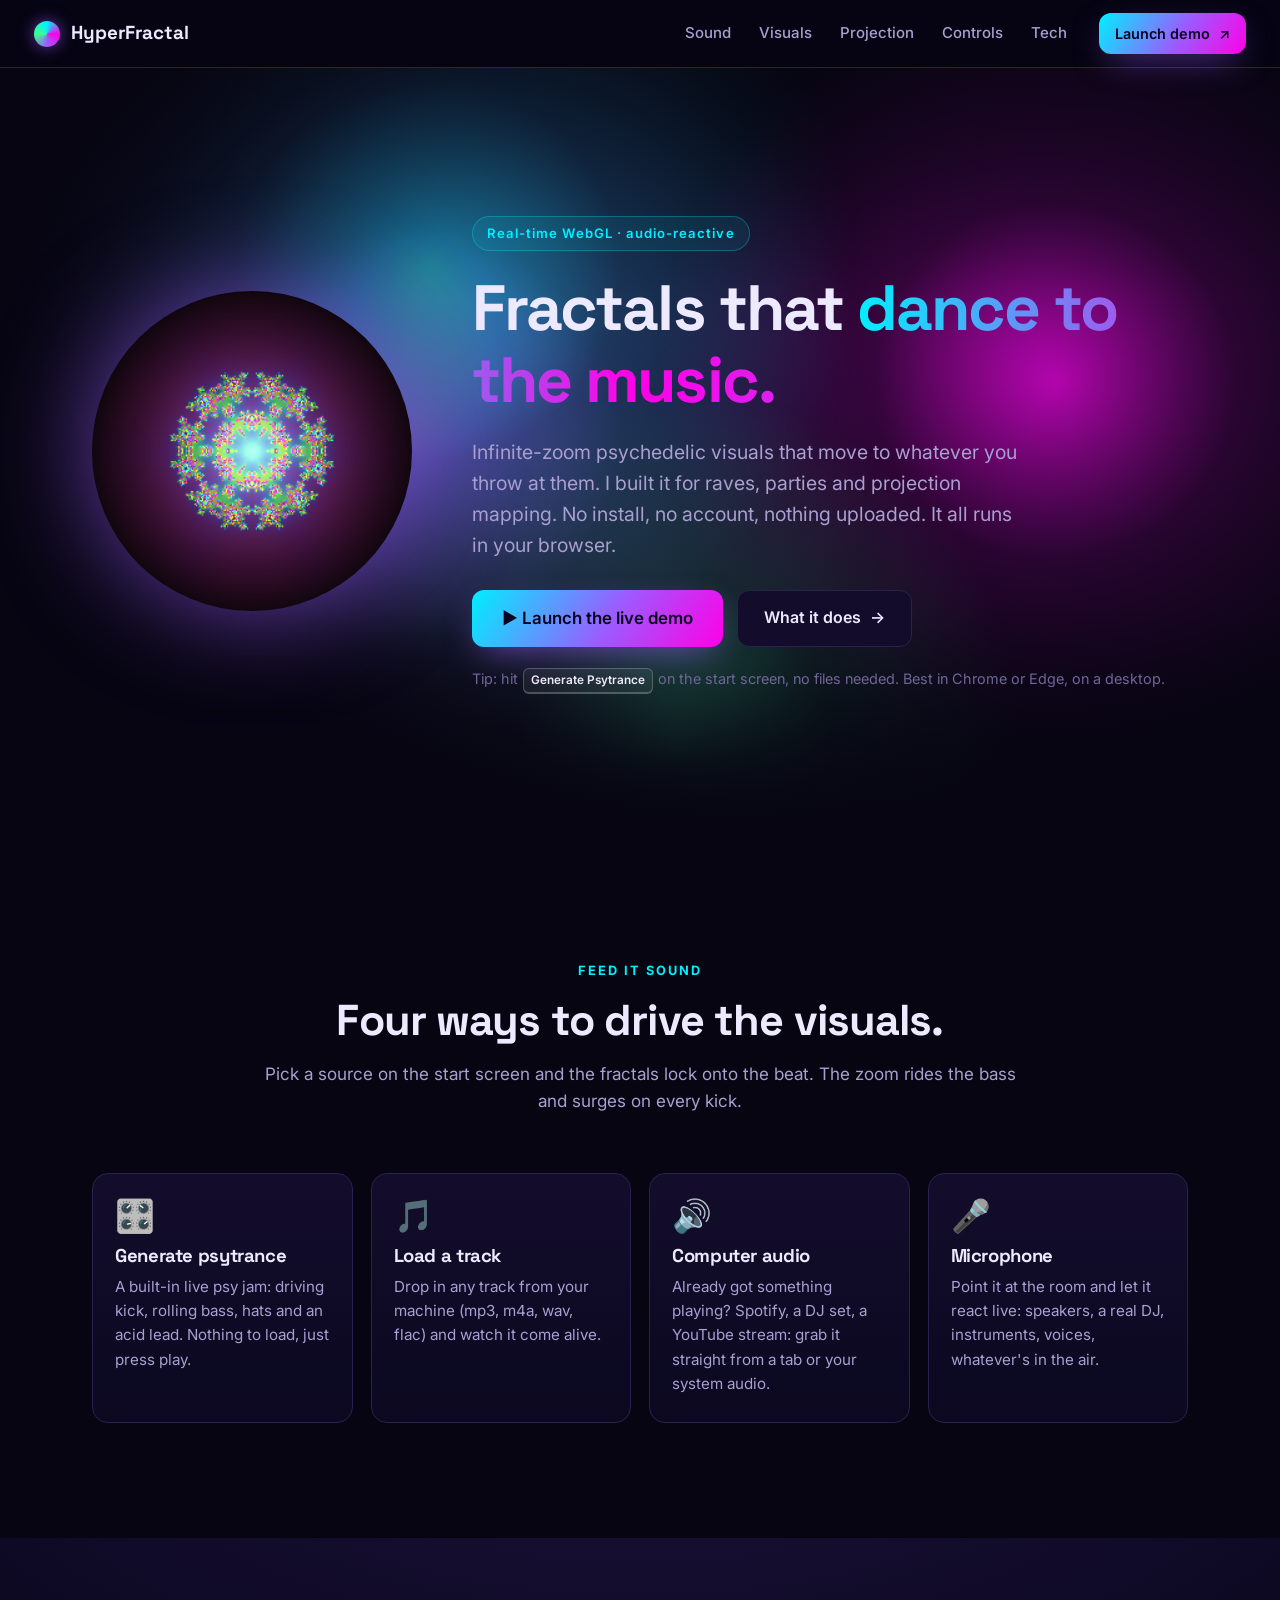
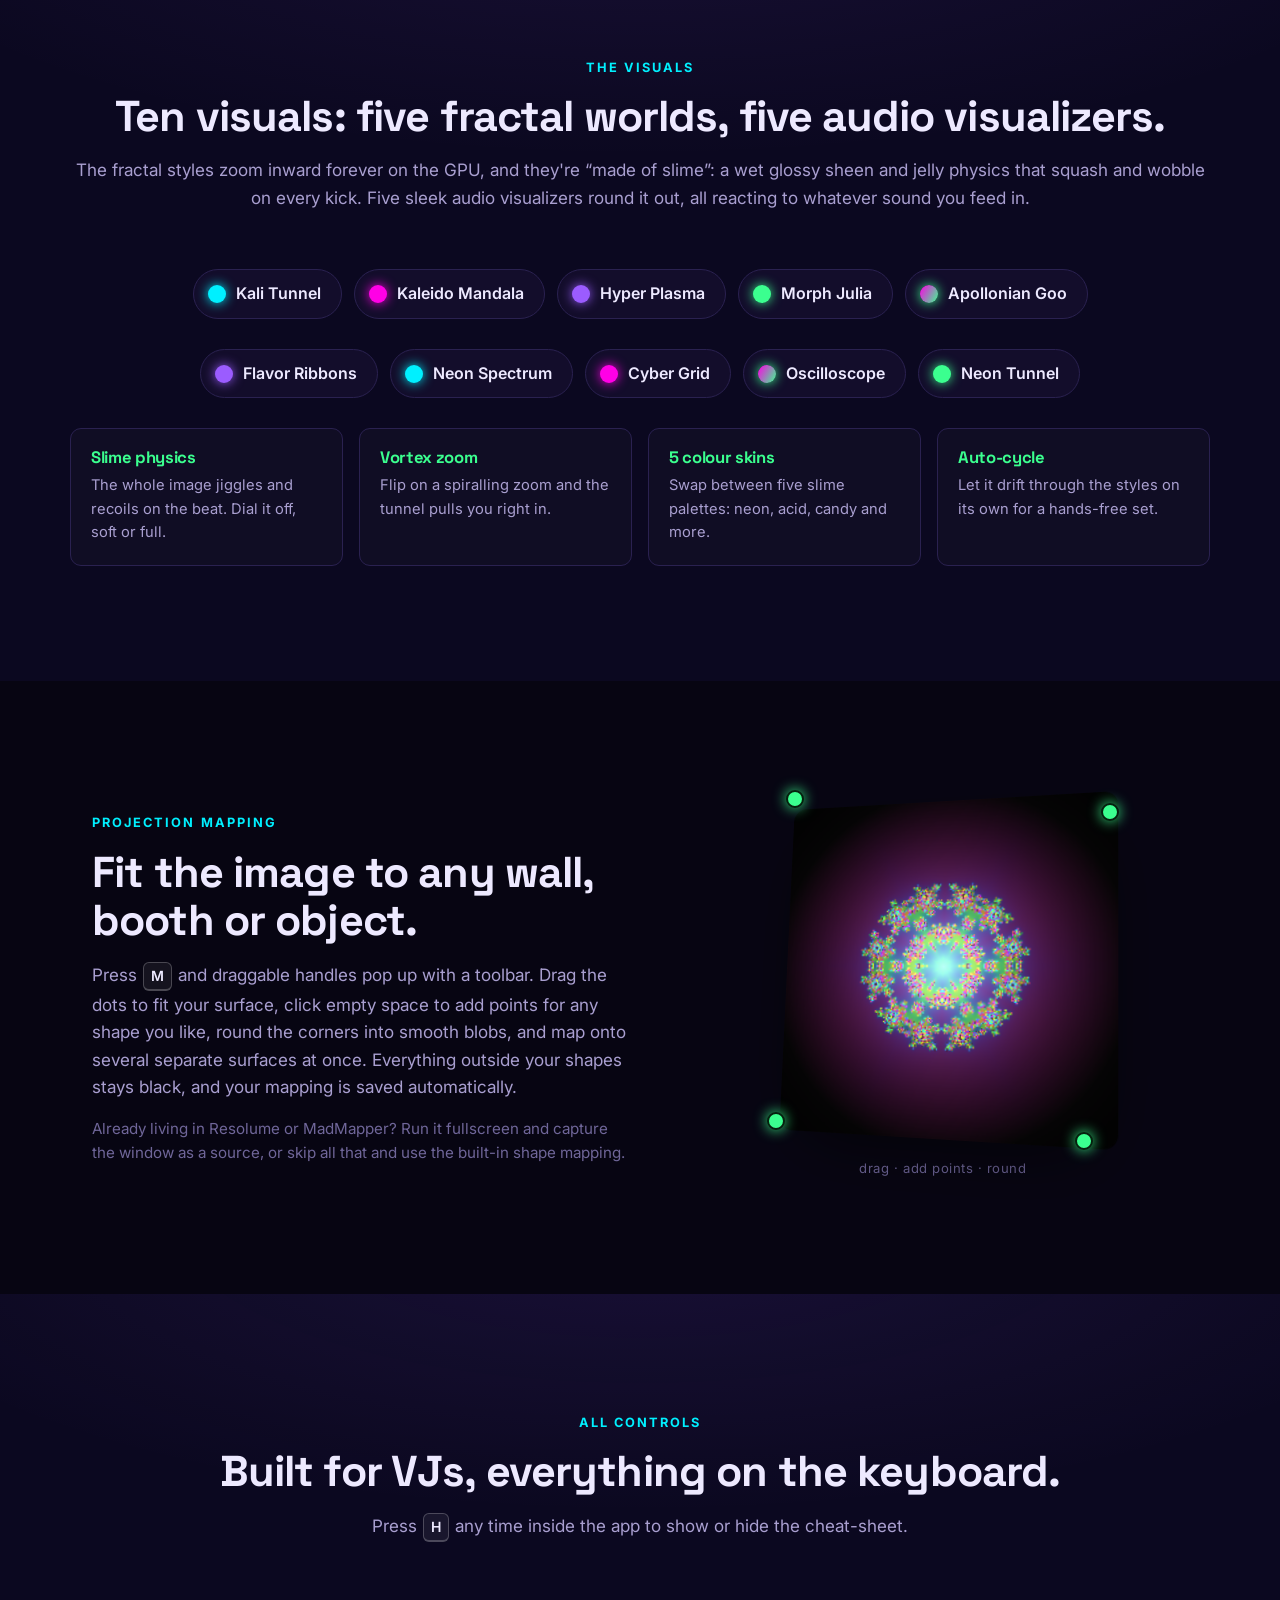
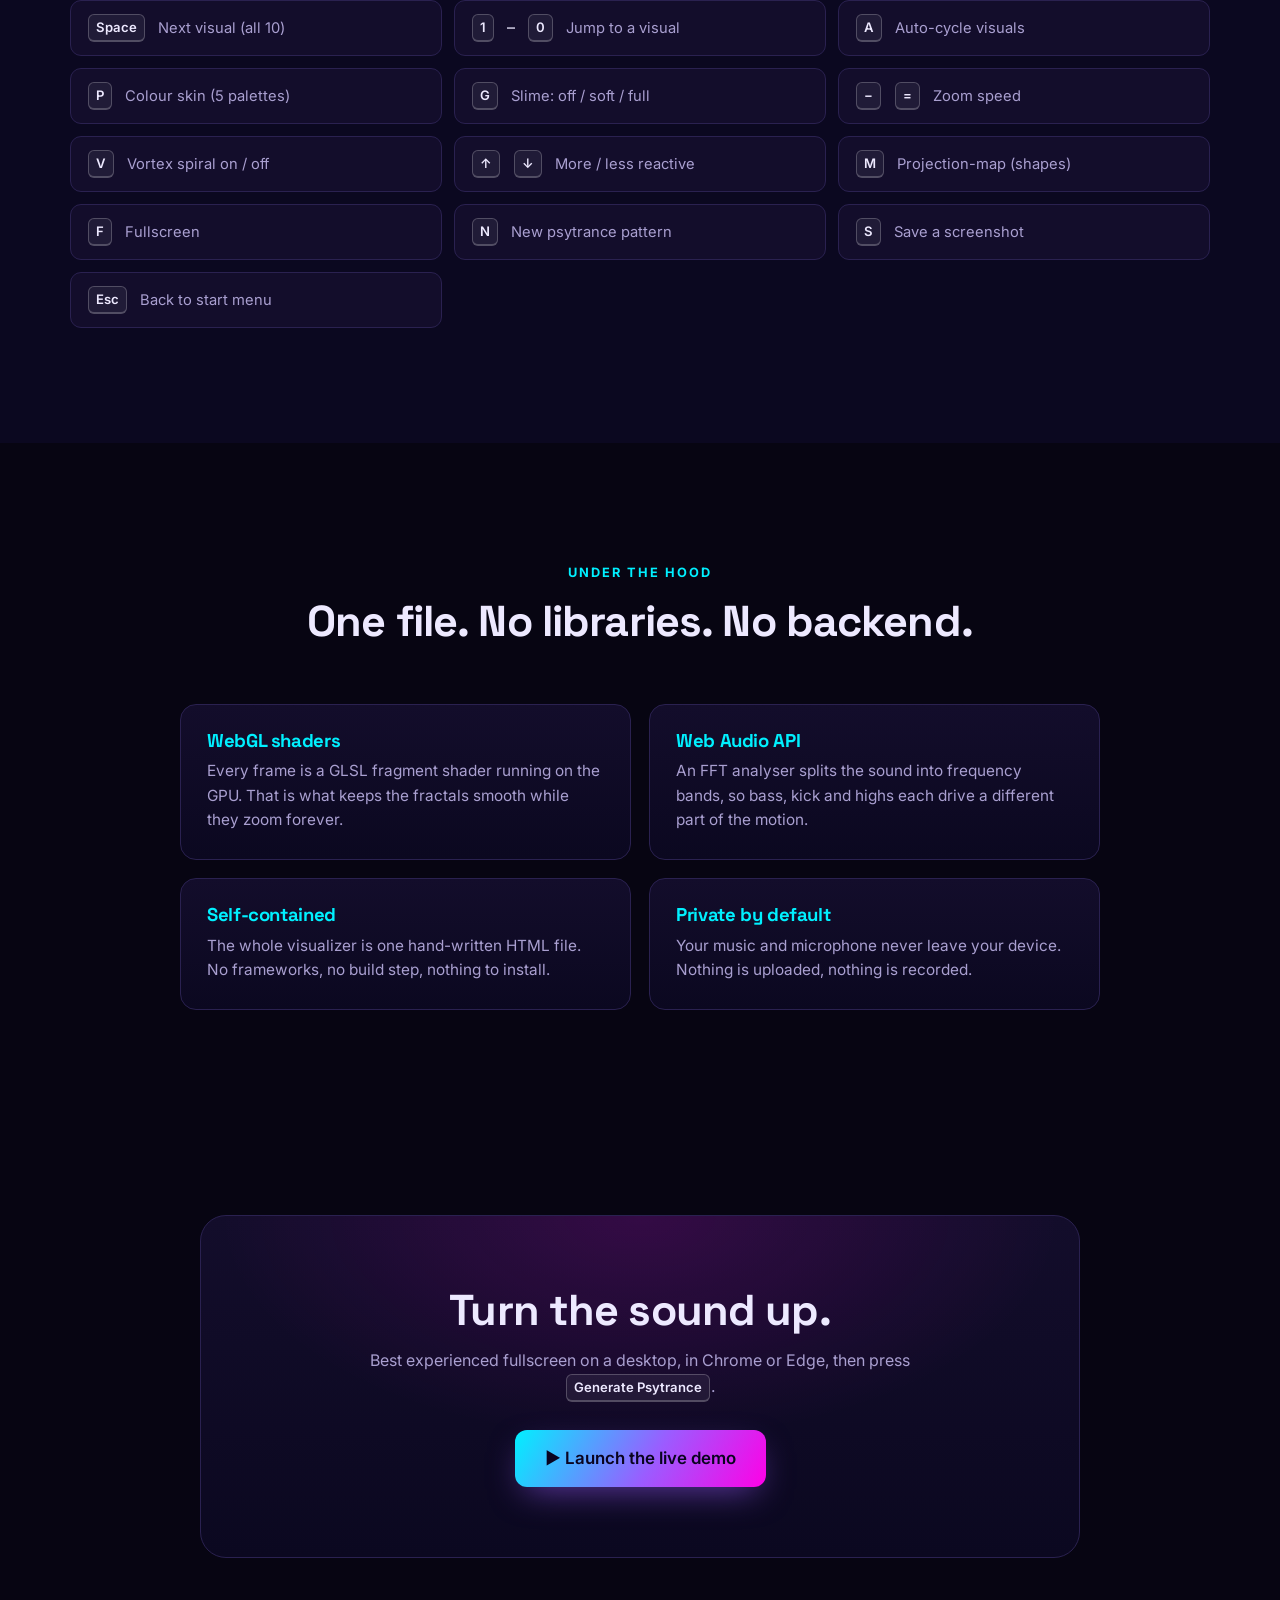
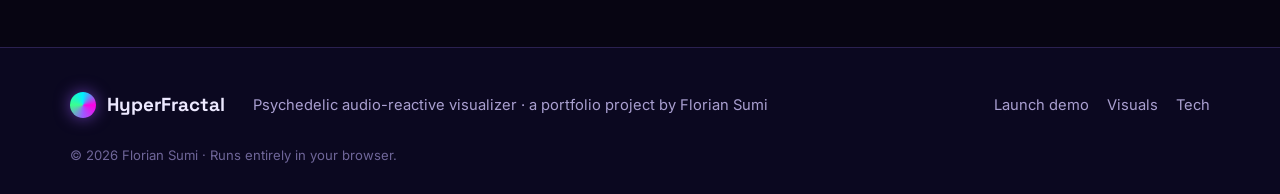
<file: index.html>
<!DOCTYPE html>
<html lang="en">
<head>
  <meta charset="UTF-8" />
  <meta name="viewport" content="width=device-width, initial-scale=1.0" />
  <script>document.documentElement.classList.add("js");</script>
  <title>HyperFractal: psychedelic audio-reactive fractal visualizer</title>
  <meta name="description" content="Infinite-zoom psychedelic fractals that react to any sound, built for raves, parties and projection mapping. Real-time WebGL, runs entirely in your browser. A portfolio project by Florian Sumi." />
  <meta name="theme-color" content="#070512" />
  <meta name="color-scheme" content="dark" />

  <meta property="og:type" content="website" />
  <meta property="og:title" content="HyperFractal: psychedelic audio-reactive visualizer" />
  <meta property="og:description" content="Infinite-zoom fractals that dance to the music. Real-time WebGL for raves, parties and projection mapping, right in your browser." />
  <meta property="og:image" content="assets/og-image.png" />
  <meta property="og:image:width" content="1200" />
  <meta property="og:image:height" content="630" />
  <meta name="twitter:card" content="summary_large_image" />
  <meta name="twitter:title" content="HyperFractal: psychedelic audio-reactive visualizer" />
  <meta name="twitter:description" content="Infinite-zoom fractals that dance to the music. Real-time WebGL, in your browser." />
  <meta name="twitter:image" content="assets/og-image.png" />

  <link rel="icon" href="assets/favicon.svg" type="image/svg+xml" />
  <link rel="alternate icon" href="assets/favicon.ico" />
  <link rel="apple-touch-icon" href="assets/icon-192.png" />
  <link rel="manifest" href="manifest.webmanifest" />
  <link rel="preconnect" href="https://fonts.googleapis.com" />
  <link rel="preconnect" href="https://fonts.gstatic.com" crossorigin />
  <link href="https://fonts.googleapis.com/css2?family=Inter:wght@400;500;600;700&family=Space+Grotesk:wght@500;600;700&display=swap" rel="stylesheet" />
  <link rel="stylesheet" href="css/styles.css" />
</head>
<body>
  <a class="skip-link" href="#main">Skip to content</a>

  <!-- ============ NAV ============ -->
  <header class="topbar" id="top">
    <a class="brand" href="#top" aria-label="HyperFractal home">
      <span class="brand-mark" aria-hidden="true"></span>
      <span class="brand-name">HyperFractal</span>
    </a>
    <nav class="nav" aria-label="Primary">
      <a href="#sound">Sound</a>
      <a href="#visuals">Visuals</a>
      <a href="#mapping">Projection</a>
      <a href="#controls">Controls</a>
      <a href="#tech">Tech</a>
    </nav>
    <div class="topbar-actions">
      <a class="btn primary small" href="app.html" target="_blank" rel="noopener">Launch demo <span aria-hidden="true">↗</span></a>
      <button class="nav-toggle" id="navToggle" aria-expanded="false" aria-controls="mobileNav" aria-label="Open menu">
        <span></span><span></span><span></span>
      </button>
    </div>
  </header>

  <nav class="mobile-nav" id="mobileNav" aria-label="Mobile">
    <a href="#sound">Sound</a>
    <a href="#visuals">Visuals</a>
    <a href="#mapping">Projection</a>
    <a href="#controls">Controls</a>
    <a href="#tech">Tech</a>
    <a class="btn primary" href="app.html" target="_blank" rel="noopener">Launch demo ↗</a>
  </nav>

  <main id="main">
    <!-- ============ HERO ============ -->
    <section class="hero">
      <canvas id="bg" class="hero-bg" aria-hidden="true"></canvas>
      <div class="hero-veil" aria-hidden="true"></div>
      <div class="hero-inner">
        <div class="hero-art reveal" aria-hidden="true">
          <img src="assets/mandala.png" alt="" width="320" height="320" loading="eager" />
        </div>
        <div class="hero-copy reveal">
          <span class="eyebrow">Real-time WebGL · audio-reactive</span>
          <h1>Fractals that <span class="grad">dance to the music.</span></h1>
          <p class="lede">
            Infinite-zoom psychedelic visuals that move to whatever you throw at them.
            I built it for raves, parties and projection mapping. No install, no account,
            nothing uploaded. It all runs in your browser.
          </p>
          <div class="hero-cta">
            <a class="btn primary big" href="app.html" target="_blank" rel="noopener">▶ Launch the live demo</a>
            <a class="btn ghost" href="#visuals">What it does <span aria-hidden="true">→</span></a>
          </div>
          <p class="hero-hint">Tip: hit <kbd>Generate Psytrance</kbd> on the start screen, no files needed. Best in Chrome or Edge, on a desktop.</p>
        </div>
      </div>
    </section>

    <!-- ============ SOUND ============ -->
    <section class="section" id="sound">
      <div class="section-head reveal">
        <span class="kicker">Feed it sound</span>
        <h2>Four ways to drive the visuals.</h2>
        <p>Pick a source on the start screen and the fractals lock onto the beat. The zoom rides the bass and surges on every kick.</p>
      </div>
      <div class="cards">
        <article class="card reveal">
          <div class="card-ico">🎛️</div>
          <h3>Generate psytrance</h3>
          <p>A built-in live psy jam: driving kick, rolling bass, hats and an acid lead. Nothing to load, just press play.</p>
        </article>
        <article class="card reveal">
          <div class="card-ico">🎵</div>
          <h3>Load a track</h3>
          <p>Drop in any track from your machine (mp3, m4a, wav, flac) and watch it come alive.</p>
        </article>
        <article class="card reveal">
          <div class="card-ico">🔊</div>
          <h3>Computer audio</h3>
          <p>Already got something playing? Spotify, a DJ set, a YouTube stream: grab it straight from a tab or your system audio.</p>
        </article>
        <article class="card reveal">
          <div class="card-ico">🎤</div>
          <h3>Microphone</h3>
          <p>Point it at the room and let it react live: speakers, a real DJ, instruments, voices, whatever's in the air.</p>
        </article>
      </div>
    </section>

    <!-- ============ VISUALS ============ -->
    <section class="section alt" id="visuals">
      <div class="section-head reveal">
        <span class="kicker">The visuals</span>
        <h2>Ten visuals: five fractal worlds, five audio visualizers.</h2>
        <p>The fractal styles zoom inward forever on the GPU, and they're “made of slime”: a wet glossy sheen and jelly physics that squash and wobble on every kick. Five sleek audio visualizers round it out, all reacting to whatever sound you feed in.</p>
      </div>
      <ul class="styles reveal">
        <li><span class="sw sw1"></span>Kali Tunnel</li>
        <li><span class="sw sw2"></span>Kaleido Mandala</li>
        <li><span class="sw sw3"></span>Hyper Plasma</li>
        <li><span class="sw sw4"></span>Morph Julia</li>
        <li><span class="sw sw5"></span>Apollonian Goo</li>
      </ul>
      <ul class="styles reveal">
        <li><span class="sw sw3"></span>Flavor Ribbons</li>
        <li><span class="sw sw1"></span>Neon Spectrum</li>
        <li><span class="sw sw2"></span>Cyber Grid</li>
        <li><span class="sw sw5"></span>Oscilloscope</li>
        <li><span class="sw sw4"></span>Neon Tunnel</li>
      </ul>
      <div class="feature-row">
        <div class="feature reveal"><h3>Slime physics</h3><p>The whole image jiggles and recoils on the beat. Dial it off, soft or full.</p></div>
        <div class="feature reveal"><h3>Vortex zoom</h3><p>Flip on a spiralling zoom and the tunnel pulls you right in.</p></div>
        <div class="feature reveal"><h3>5 colour skins</h3><p>Swap between five slime palettes: neon, acid, candy and more.</p></div>
        <div class="feature reveal"><h3>Auto-cycle</h3><p>Let it drift through the styles on its own for a hands-free set.</p></div>
      </div>
    </section>

    <!-- ============ PROJECTION MAPPING ============ -->
    <section class="section" id="mapping">
      <div class="map-wrap">
        <div class="section-head left reveal">
          <span class="kicker">Projection mapping</span>
          <h2>Fit the image to any wall, booth or object.</h2>
          <p>Press <kbd>M</kbd> and draggable handles pop up with a toolbar. Drag the dots to fit your surface, click empty space to add points for any shape you like, round the corners into smooth blobs, and map onto several separate surfaces at once. Everything outside your shapes stays black, and your mapping is saved automatically.</p>
          <p class="muted-note">Already living in Resolume or MadMapper? Run it fullscreen and capture the window as a source, or skip all that and use the built-in shape mapping.</p>
        </div>
        <div class="map-demo reveal" aria-hidden="true">
          <div class="map-frame">
            <img src="assets/mandala.png" alt="" />
            <span class="handle tl"></span><span class="handle tr"></span>
            <span class="handle bl"></span><span class="handle br"></span>
          </div>
          <span class="map-caption">drag · add points · round</span>
        </div>
      </div>
    </section>

    <!-- ============ CONTROLS ============ -->
    <section class="section alt" id="controls">
      <div class="section-head reveal">
        <span class="kicker">All controls</span>
        <h2>Built for VJs, everything on the keyboard.</h2>
        <p>Press <kbd>H</kbd> any time inside the app to show or hide the cheat-sheet.</p>
      </div>
      <div class="keys reveal">
        <div class="key"><kbd>Space</kbd><span>Next visual (all 10)</span></div>
        <div class="key"><kbd>1</kbd>–<kbd>0</kbd><span>Jump to a visual</span></div>
        <div class="key"><kbd>A</kbd><span>Auto-cycle visuals</span></div>
        <div class="key"><kbd>P</kbd><span>Colour skin (5 palettes)</span></div>
        <div class="key"><kbd>G</kbd><span>Slime: off / soft / full</span></div>
        <div class="key"><kbd>−</kbd><kbd>=</kbd><span>Zoom speed</span></div>
        <div class="key"><kbd>V</kbd><span>Vortex spiral on / off</span></div>
        <div class="key"><kbd>↑</kbd><kbd>↓</kbd><span>More / less reactive</span></div>
        <div class="key"><kbd>M</kbd><span>Projection-map (shapes)</span></div>
        <div class="key"><kbd>F</kbd><span>Fullscreen</span></div>
        <div class="key"><kbd>N</kbd><span>New psytrance pattern</span></div>
        <div class="key"><kbd>S</kbd><span>Save a screenshot</span></div>
        <div class="key"><kbd>Esc</kbd><span>Back to start menu</span></div>
      </div>
    </section>

    <!-- ============ TECH ============ -->
    <section class="section" id="tech">
      <div class="section-head reveal">
        <span class="kicker">Under the hood</span>
        <h2>One file. No libraries. No backend.</h2>
      </div>
      <div class="tech-grid">
        <div class="tech reveal"><h3>WebGL shaders</h3><p>Every frame is a GLSL fragment shader running on the GPU. That is what keeps the fractals smooth while they zoom forever.</p></div>
        <div class="tech reveal"><h3>Web Audio API</h3><p>An FFT analyser splits the sound into frequency bands, so bass, kick and highs each drive a different part of the motion.</p></div>
        <div class="tech reveal"><h3>Self-contained</h3><p>The whole visualizer is one hand-written HTML file. No frameworks, no build step, nothing to install.</p></div>
        <div class="tech reveal"><h3>Private by default</h3><p>Your music and microphone never leave your device. Nothing is uploaded, nothing is recorded.</p></div>
      </div>
    </section>

    <!-- ============ CTA ============ -->
    <section class="cta-band reveal">
      <h2>Turn the sound up.</h2>
      <p>Best experienced fullscreen on a desktop, in Chrome or Edge, then press <kbd>Generate Psytrance</kbd>.</p>
      <div class="hero-cta center">
        <a class="btn primary big" href="app.html" target="_blank" rel="noopener">▶ Launch the live demo</a>
      </div>
    </section>
  </main>

  <footer class="footer">
    <div class="footer-inner">
      <div class="brand"><span class="brand-mark" aria-hidden="true"></span><span class="brand-name">HyperFractal</span></div>
      <p class="footer-note">Psychedelic audio-reactive visualizer · a portfolio project by Florian Sumi</p>
      <nav class="footer-links" aria-label="Footer">
        <a href="app.html" target="_blank" rel="noopener">Launch demo</a>
        <a href="#visuals">Visuals</a>
        <a href="#tech">Tech</a>
      </nav>
    </div>
    <p class="copyright">© <span id="year">2026</span> Florian Sumi · Runs entirely in your browser.</p>
  </footer>

  <script src="js/app.js" defer></script>
</body>
</html>
</file>
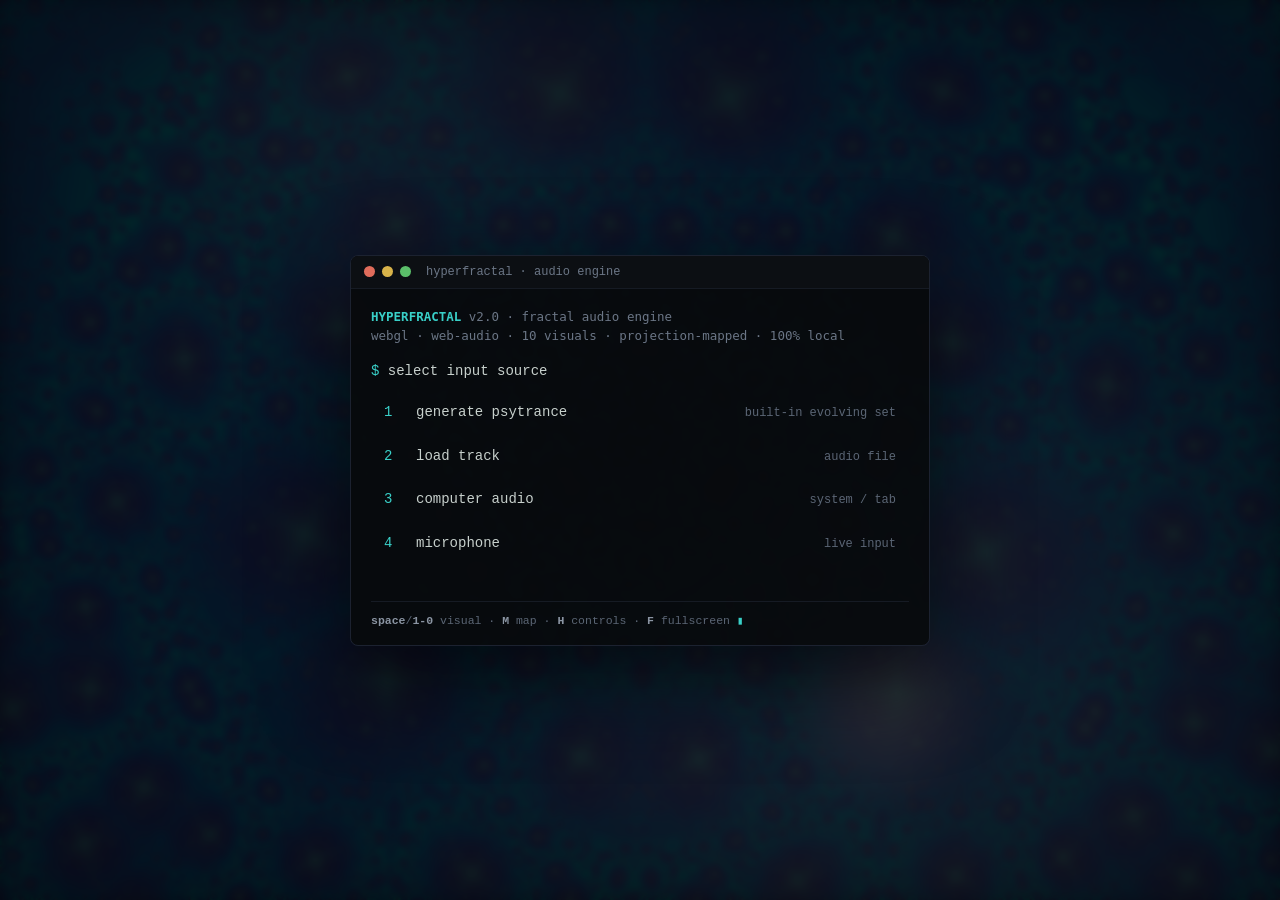
<file: app.html>
<!DOCTYPE html>
<html lang="en">
<head>
<meta charset="utf-8" />
<meta name="viewport" content="width=device-width, initial-scale=1, viewport-fit=cover" />
<title>HyperFractal: Psychedelic Rave Visualizer</title>
<style>
  :root{ --neon1:#00f0ff; --neon2:#ff00e6; --neon3:#9b5cff; --neon4:#3bff8f;
    --mono:"JetBrains Mono","Cascadia Code","SF Mono",Consolas,"Liberation Mono",monospace;
    --fg:#c7d0cc; --acc:#39d0c8; }
  *{ box-sizing:border-box; margin:0; padding:0; }
  html,body{ width:100%; height:100%; overflow:hidden; background:#000; }
  body{ font-family:var(--mono); color:var(--fg); cursor:default; }
  #gl{ position:fixed; inset:0; width:100%; height:100%; display:block; }

  /* ---------- terminal start screen ---------- */
  #overlay{ position:fixed; inset:0; display:flex; align-items:center; justify-content:center;
    background:rgba(4,5,7,.70); backdrop-filter:blur(3px); transition:opacity .5s ease; z-index:20; padding:20px; }
  #overlay.hidden{ opacity:0; pointer-events:none; }
  .term{ width:min(580px,94vw); background:rgba(8,10,12,.94); border:1px solid #1c2230; border-radius:8px;
    box-shadow:0 30px 90px rgba(0,0,0,.65); overflow:hidden; }
  .term-bar{ display:flex; align-items:center; gap:7px; padding:9px 13px; background:#0c0f13; border-bottom:1px solid #161b24; }
  .dot{ width:11px; height:11px; border-radius:50%; }
  .dot:nth-child(1){ background:#e06c5b } .dot:nth-child(2){ background:#d8b34a } .dot:nth-child(3){ background:#5bbf6a }
  .term-title{ margin-left:8px; font-size:12px; color:#6b7686; }
  .term-body{ padding:18px 20px 15px; font-size:14px; line-height:1.55; }
  .boot{ color:#6b7686; font-size:12.5px; white-space:pre-wrap; margin:0 0 16px; }
  .boot b{ color:var(--acc); font-weight:600; }
  .cmd{ margin-bottom:9px; color:var(--fg); }
  .cmd::before{ content:"$ "; color:var(--acc); }
  .srcs{ display:flex; flex-direction:column; gap:2px; margin-bottom:14px; }
  button.src{ appearance:none; cursor:pointer; text-align:left; width:100%; font:inherit; font-size:14px; color:var(--fg);
    background:transparent; border:1px solid transparent; border-radius:5px; padding:9px 12px;
    display:grid; grid-template-columns:22px 1fr auto; align-items:baseline; gap:10px; transition:background .12s,border-color .12s; }
  button.src .n{ color:var(--acc); }
  button.src .hint{ color:#5b6675; font-size:12px; }
  button.src:hover,button.src:focus-visible{ outline:none; background:rgba(57,208,200,.09); border-color:rgba(57,208,200,.45); }
  button.src:hover .lbl{ color:#fff; }
  .err{ color:#e06c5b; font-size:12.5px; min-height:16px; margin-bottom:6px; }
  .term-foot{ color:#5b6675; font-size:11.5px; border-top:1px solid #161b24; padding-top:10px; }
  .term-foot b{ color:#8b95a3; font-weight:600; }
  .cursor{ display:inline-block; color:var(--acc); animation:blink 1.1s steps(1) infinite; }
  @keyframes blink{ 50%{ opacity:0 } }

  /* ---------- controls panel (toggleable) ---------- */
  #ctrlBtn{ position:fixed; left:0; bottom:0; z-index:11; display:none; cursor:pointer; font:inherit; font-size:11px;
    letter-spacing:1px; color:var(--acc); background:rgba(8,10,12,.92); border:1px solid #1c2230;
    border-left:0; border-bottom:0; border-top-right-radius:8px; padding:7px 13px; }
  #ctrlBtn:hover{ background:#0c0f13; color:#fff; }
  body.started #ctrlBtn{ display:block; }
  #hud{ position:fixed; top:0; left:0; z-index:12; font-size:12px; line-height:1.75; color:#8b95a3;
    background:rgba(8,10,12,.95); border-right:1px solid #1c2230; border-bottom:1px solid #1c2230;
    border-bottom-right-radius:8px; padding:12px 16px 12px 14px; max-width:370px;
    transform:translateX(-105%); transition:transform .22s ease; }
  #hud.open{ transform:translateX(0); }
  #hud.open ~ #ctrlBtn{ display:none; }
  #hud .hudhead{ color:var(--acc); font-size:11px; letter-spacing:1px; margin-bottom:7px; }
  #hud .row{ white-space:nowrap; }
  #hud b{ color:var(--fg); }
  #hud kbd{ display:inline-block; min-width:15px; text-align:center; padding:0 5px; margin:0 1px;
    border:1px solid #2a3340; border-radius:4px; font:inherit; font-size:11px; color:var(--acc); background:#0c0f13; }
  #hud .sec{ color:#5b6675; margin-top:6px; font-size:11px; }
  #meter{ display:flex; gap:5px; align-items:flex-end; height:26px; margin-top:10px; }
  #meter .bar{ width:16px; background:var(--acc); opacity:.85; border-radius:1px; height:2px; }
  #meter .lbl{ font-size:9px; color:#5b6675; text-align:center; margin-top:3px; }
  #toast{ position:fixed; bottom:24px; left:50%; transform:translateX(-50%); z-index:13;
    background:rgba(8,10,12,.94); border:1px solid #1c2230; border-radius:6px; padding:8px 16px; font-size:13px;
    color:var(--fg); opacity:0; transition:opacity .25s ease; pointer-events:none; white-space:nowrap; }
  #toast.show{ opacity:1; }
  .hide-cursor{ cursor:none !important; }

  /* ---------- Projection-mapping handles ---------- */
  .handle{
    position:fixed; width:26px; height:26px; margin:-13px 0 0 -13px; z-index:15;
    border:2px solid var(--neon4); border-radius:50%; background:rgba(59,255,143,.18);
    cursor:grab; display:none; box-shadow:0 0 14px rgba(59,255,143,.5);
  }
  .handle:active{ cursor:grabbing; }
  .handle.act{ border-color:#fff; background:rgba(255,255,255,.25); box-shadow:0 0 16px rgba(255,255,255,.7); }
  body.mapping .handle{ display:block; }
  #mapHint{
    position:fixed; top:16px; left:50%; transform:translateX(-50%); z-index:15; display:none; max-width:92vw; text-align:center;
    background:rgba(0,0,0,.6); border:1px solid var(--neon4); border-radius:10px;
    padding:8px 16px; font-size:13px; color:var(--neon4); backdrop-filter:blur(6px);
  }
  #mapHint b{ color:#fff; }
  body.mapping #mapHint{ display:block; }
  #maptools{ position:fixed; bottom:20px; left:50%; transform:translateX(-50%); z-index:16; display:none; gap:8px; }
  body.mapping #maptools{ display:flex; }
  #maptools button{ appearance:none; cursor:pointer; font:inherit; font-size:13px; color:#fff;
    border:1px solid var(--neon4); background:rgba(59,255,143,.12); border-radius:8px; padding:8px 12px; }
  #maptools button:hover{ background:rgba(59,255,143,.28); }
</style>
</head>
<body>
<canvas id="gl"></canvas>

<div id="overlay">
  <div class="term">
    <div class="term-bar"><span class="dot"></span><span class="dot"></span><span class="dot"></span><span class="term-title">hyperfractal · audio engine</span></div>
    <div class="term-body">
<pre class="boot"><b>HYPERFRACTAL</b> v2.0 · fractal audio engine
webgl · web-audio · 10 visuals · projection-mapped · 100% local</pre>
      <div class="cmd">select input source</div>
      <div class="srcs">
        <button class="src" data-src="synth"><span class="n">1</span><span class="lbl">generate psytrance</span><span class="hint">built-in evolving set</span></button>
        <button class="src" data-src="file"><span class="n">2</span><span class="lbl">load track</span><span class="hint">audio file</span></button>
        <button class="src" data-src="system"><span class="n">3</span><span class="lbl">computer audio</span><span class="hint">system / tab</span></button>
        <button class="src" data-src="mic"><span class="n">4</span><span class="lbl">microphone</span><span class="hint">live input</span></button>
      </div>
      <div class="err" id="err"></div>
      <div class="term-foot"><b>space</b>/<b>1-0</b> visual · <b>M</b> map · <b>H</b> controls · <b>F</b> fullscreen <span class="cursor">▮</span></div>
    </div>
  </div>
</div>

<div id="hud">
  <div class="hudhead">// hyperfractal · <span id="fps">–</span> fps · <span id="modeName"></span></div>
  <div class="row"><kbd>space</kbd> next · <kbd>1</kbd>-<kbd>5</kbd> fractals · <kbd>6</kbd>-<kbd>0</kbd> visualizers</div>
  <div class="row"><kbd>A</kbd> auto · <kbd>P</kbd> skin · <kbd>G</kbd> slime · <kbd>V</kbd> vortex</div>
  <div class="row"><kbd>-</kbd><kbd>=</kbd> zoom · <kbd>↑</kbd><kbd>↓</kbd> react · <kbd>[</kbd><kbd>]</kbd> quality</div>
  <div class="row"><kbd>M</kbd> map · <kbd>R</kbd> reset map · <kbd>F</kbd> full · <kbd>S</kbd> shot</div>
  <div class="sec" id="synthRow" style="display:none"><kbd>,</kbd><kbd>.</kbd> tempo · <kbd>N</kbd> new pattern</div>
  <div class="row"><kbd>O</kbd> open track · <kbd>H</kbd> hide · <kbd>esc</kbd> menu</div>
  <div id="meter">
    <div><div class="bar" id="bBass"></div><div class="lbl">bass</div></div>
    <div><div class="bar" id="bMid"></div><div class="lbl">mid</div></div>
    <div><div class="bar" id="bTreb"></div><div class="lbl">high</div></div>
  </div>
</div>
<button id="ctrlBtn">[ controls ]</button>

<div id="toast"></div>
<div id="mapHint">PROJECTION MAPPING · <b>drag</b> dots to fit your surface · <b>click empty space</b> to add a point · <b>double-click</b> a dot to remove · use the <b>toolbar</b> below for shapes &amp; rounding · <b>M</b> when done</div>
<div id="handles"></div>
<div id="maptools">
  <button data-act="addshape">+ Shape</button>
  <button data-act="delshape">− Shape</button>
  <button data-act="round+">Round +</button>
  <button data-act="round-">Round −</button>
  <button data-act="reset">Reset</button>
</div>

<input id="file" type="file" accept="audio/*" style="display:none" />
<audio id="audio" crossorigin="anonymous" loop></audio>

<script src="samples.js"></script>
<script>
"use strict";
/* ============================================================
   HYPERFRACTAL — infinite-zoom fractal rave visualizer
   • WebGL two-pass: fractal -> FBO -> corner-pin keystone warp
   • Web Audio: file / system / mic / built-in psytrance synth
   • Seamless self-similar infinite zoom, beat-reactive
   ============================================================ */

const canvas = document.getElementById("gl");
const gl = canvas.getContext("webgl", {antialias:false, alpha:false, preserveDrawingBuffer:false})
        || canvas.getContext("experimental-webgl");
const errEl=document.getElementById("err"), overlay=document.getElementById("overlay");
const hud=document.getElementById("hud"), toastEl=document.getElementById("toast");
const modeNameEl=document.getElementById("modeName");

if(!gl){ errEl.textContent="Your browser/GPU doesn't support WebGL. Try Edge, Chrome or Firefox."; throw new Error("no webgl"); }

/* ---------------- Shaders ---------------- */
const VERT = `attribute vec2 a_pos; void main(){ gl_Position=vec4(a_pos,0.0,1.0); }`;

const FRAG = `
precision highp float;
uniform vec2  u_res;
uniform float u_time, u_zoom, u_spin;
uniform float u_bass, u_mid, u_treb, u_level, u_beat;
uniform vec2  u_mouse;
uniform float u_hue, u_warp;
uniform int   u_mode;
uniform int   u_pal;
uniform float u_jiggle, u_squash, u_slime;
uniform vec2  u_wob;
uniform sampler2D u_audio;
#define PI 3.14159265359
#define TAU 6.28318530718
#define LAYERS 2

mat2 rot(float a){ float c=cos(a),s=sin(a); return mat2(c,-s,s,c); }
// 5 selectable "slime skins" (Inigo-Quilez cosine palettes)
vec3 pal(float t){
  vec3 a,b,c,d;
  if(u_pal==0){ a=vec3(0.5);            b=vec3(0.5);            c=vec3(1.0);          d=vec3(0.0,0.33,0.67); } // rainbow
  else if(u_pal==1){ a=vec3(0.30,0.50,0.32); b=vec3(0.42,0.45,0.28); c=vec3(1.0,1.0,0.55); d=vec3(0.10,0.20,0.25); } // toxic green
  else if(u_pal==2){ a=vec3(0.50,0.22,0.50); b=vec3(0.50,0.30,0.50); c=vec3(1.0,1.0,1.0);  d=vec3(0.00,0.15,0.40); } // purple goo
  else if(u_pal==3){ a=vec3(0.55,0.40,0.20); b=vec3(0.50,0.40,0.22); c=vec3(1.0,1.0,0.50); d=vec3(0.00,0.10,0.22); } // lava amber
  else             { a=vec3(0.20,0.42,0.50); b=vec3(0.32,0.42,0.48); c=vec3(1.0,1.0,1.0);  d=vec3(0.30,0.20,0.20); } // ocean cyan
  return a+b*cos(TAU*(c*t+d));
}
vec2 kaleido(vec2 p, float n){
  float a=atan(p.y,p.x), r=length(p), seg=PI/n;
  a=mod(a+seg,2.0*seg)-seg; a=abs(a);
  return vec2(cos(a),sin(a))*r;
}

/* 0 — Kaleido Kali tunnel */
vec3 pKali(vec2 p, float d){
  p = kaleido(p, 3.0 + floor(3.0*u_treb));
  p *= rot(0.2 + 0.3*u_bass);
  vec2 C = vec2(0.7+0.25*sin(u_time*0.1), 0.62+0.2*cos(u_time*0.08)+0.18*u_mid);
  mat2 R = rot(0.18+0.25*u_bass);              // constant per pixel — hoist out of loop
  float trap=1e9, t2=1e9;
  for(int i=0;i<11;i++){
    p = abs(p)/clamp(dot(p,p),0.002,4.0) - C;
    p *= R;
    trap=min(trap,abs(p.x)+abs(p.y)); t2=min(t2,length(p));
  }
  float shade = smoothstep(0.05, 1.0, t2);     // bold smooth tonal field
  vec3 col = pal(u_hue + 0.55*t2 + 0.03*d);
  col *= 0.30 + 1.0*shade;
  col += pal(u_hue+0.35) * exp(-trap*8.0) * (0.5+u_level);   // one defined filament
  return col;
}

/* 1 — Kaleidoscopic IFS tunnel (orbit-trap coloured) */
vec3 pIFS(vec2 p, float d){
  p *= 1.3;
  vec2 off = vec2(0.95, 0.55)*(1.0+0.1*u_mid);
  mat2 R = rot(0.12 + 0.04*sin(u_time*0.2));    // constant per pixel — hoist out of loop
  float tBar=1e9, tCirc=1e9, tMin=1e9;
  for(int i=0;i<10;i++){
    p = abs(p);
    if(p.x < p.y) p = p.yx;
    p = p*1.55 - off;
    p *= R;
    float lp = length(p);
    tBar  = min(tBar,  abs(p.x));
    tCirc = min(tCirc, abs(lp-0.35));
    tMin  = min(tMin,  lp);
  }
  vec3 col = vec3(0.0);
  col += pal(u_hue + 0.04*d)         * exp(-tBar*16.0)*(0.6+0.8*u_bass);
  col += pal(u_hue + 0.45)           * exp(-tCirc*14.0)*(0.6+0.7*u_treb);
  col += pal(u_hue + 0.72 + 0.4*tMin)* exp(-tMin*7.0)*(0.35+0.5*u_level);
  return col*1.3;
}

/* 2 — Domain-warped plasma */
float hash(vec2 p){ return fract(sin(dot(p,vec2(41.31,289.07)))*43758.5453); }
float noise(vec2 p){ vec2 i=floor(p),f=fract(p); f=f*f*(3.0-2.0*f);
  return mix(mix(hash(i),hash(i+vec2(1,0)),f.x),mix(hash(i+vec2(0,1)),hash(i+vec2(1,1)),f.x),f.y); }
float fbm(vec2 p){ float v=0.0,a=0.5; for(int i=0;i<5;i++){ v+=a*noise(p); p=p*2.02+1.7; a*=0.5; } return v; }
vec3 pPlasma(vec2 p, float d){
  p *= 2.0;
  float t=u_time*0.1;
  vec2 q=vec2(fbm(p+t), fbm(p*1.1-t+3.1));
  float f=fbm(p+3.0*q+0.5*u_bass);
  vec3 col=pal(u_hue+f+0.25*length(q)+0.02*d);
  col=mix(col,pal(u_hue+0.45+f),0.4+0.6*u_treb);
  col*=0.5+1.0*f+0.4*u_level;
  return col;
}

/* 3 — Morphing Julia (zooms toward a live boundary) */
vec3 pJulia(vec2 p, float d){
  p = vec2(-0.745, 0.115) + p*0.9;
  vec2 c = 0.7885*vec2(cos(u_time*0.12+u_mid*2.0), sin(u_time*0.1+u_bass*1.6));
  vec2 z=p; float trap=1e9, n=0.0;
  for(int i=0;i<70;i++){
    z=vec2(z.x*z.x-z.y*z.y, 2.0*z.x*z.y)+c;
    trap=min(trap,length(z));
    if(dot(z,z)>16.0) break; n+=1.0;
  }
  float m=n/70.0;
  vec3 col=pal(u_hue+1.6*m+0.3*trap+0.02*d);
  col*=0.28+1.25*m;
  col+=pal(u_hue+0.5)*exp(-trap*3.5)*(0.5+u_treb);
  return col;
}

/* 4 — Apollonian gasket (crisp nested bubbles) */
vec3 pApollonian(vec2 p, float d){
  p *= 1.5;
  float s=1.0, orbit=1e9;
  for(int i=0;i<8;i++){
    p = -1.0 + 2.0*fract(0.5*p+0.5);
    float r=max(dot(p,p),0.045);
    float k=1.15/r;
    p*=k; s*=k;
    orbit=min(orbit, r);
  }
  float de   = abs(p.y)/s;                 // distance estimate to the gasket
  float line = exp(-de*130.0);             // crisp bubble edges
  vec3 col = pal(u_hue + 0.5 + 2.6*orbit + 0.03*d) * (0.22+0.7*orbit);
  col += pal(u_hue + orbit) * line * (0.8+u_treb);
  return col;
}

vec3 patternColor(vec2 p, float d){
  if(u_mode==0) return pKali(p,d);
  else if(u_mode==1) return pIFS(p,d);
  else if(u_mode==2) return pPlasma(p,d);
  else if(u_mode==3) return pJulia(p,d);
  else return pApollonian(p,d);
}

/* Seamless self-similar infinite zoom: cross-fade consecutive octaves */
vec3 endlessZoom(vec2 uv){
  vec3 c=vec3(0.0); float wsum=0.0;
  for(int i=0;i<LAYERS;i++){
    float a = fract(u_zoom) + float(i);     // invariant set under the wrap => seamless loop
    float s = exp2(-a);                       // shrink sample region => magnify (zoom IN)
    float w = sin(PI*a/float(LAYERS)); w=w*w*w;  // steeper window => less double-image ghosting
    vec2 q = (uv*s) * rot(u_spin*a + 0.02*u_time);
    c += patternColor(q, u_zoom)*w;
    wsum += w;
  }
  return c/max(wsum,1e-4);
}

/* viscous jelly deformation driven by the physics uniforms */
vec2 slimeWarp(vec2 uv){
  float s = 1.0 + 0.40*u_squash;            // squash & stretch (jelly bounce)
  uv.x *= s; uv.y /= s;
  uv += 0.10*u_wob;                          // bulk slosh
  float w = u_jiggle;
  uv += w*0.06*vec2(sin(uv.y*3.0 + u_time*2.2), sin(uv.x*3.0 + u_time*1.8));  // gentle viscous wobble
  return uv;
}
/* smooth, slowly-flowing height field — the gooey surface the fractal is printed on */
float gooHeight(vec2 uv){
  float h = fbm(uv*1.05 + vec2(0.0, 0.10*u_time));        // low-freq => smooth blobby surface
  h += 0.35*fbm(uv*2.0 - 0.08*u_time);
  h += 0.30*u_jiggle*sin(length(uv)*6.0 - u_time*4.0);    // shock-ripple on each kick
  return h;
}

/* ===== Audio-reactive visualizers (modes 5-9) — read the audio texture ===== */
float spec(float x){ return texture2D(u_audio, vec2(clamp(x,0.0,1.0),0.25)).r; }     // FFT 0..1
float wav(float x){ return texture2D(u_audio, vec2(clamp(x,0.0,1.0),0.75)).r*2.0-1.0; } // -1..1

// 5 — Flavor Ribbons (Ratatouille synesthesia lines)
vec3 vizRibbons(vec2 p){
  vec3 col=vec3(0.0);
  for(int i=0;i<14;i++){
    float fi=float(i)/13.0;
    float amp=pow(spec(0.04+0.55*fi),1.4);
    float baseY=(fi-0.5)*0.95;
    float y=baseY + amp*0.20*sin(p.x*4.0+u_time*1.5+fi*6.2831) + amp*0.10*sin(p.x*9.0-u_time*1.1);
    float d=abs(p.y-y);
    float line=(0.004+0.02*amp)/(d+0.004);
    col += pal(fi*0.85+0.1+0.04*u_time)*line*(0.25+amp);
  }
  return col*0.45;
}
// 6 — Neon Spectrum (mirrored)
vec3 vizSpectrum(vec2 p, vec2 uv){
  float v=pow(spec(uv.x*0.8),0.7);
  float h=v*0.85, yc=abs(p.y);
  float fill=smoothstep(h,h-0.012,yc);
  vec3 c=pal(uv.x*0.7+0.1+0.04*u_time);
  return c*fill*(0.5+0.6*v) + c*exp(-abs(yc-h)*55.0)*1.6;
}
// 7 — Cyber Grid (outrun)
vec3 vizGrid(vec2 p, vec2 uv){
  vec3 col=vec3(0.0); float bassP=spec(0.03);
  if(p.y>0.0){
    col += mix(vec3(0.25,0.02,0.35),vec3(0.02,0.0,0.08),uv.y);
    vec2 s=(p-vec2(0.0,0.16)); s.y*=1.2; float r=length(s);
    float sun=smoothstep(0.26,0.245,r);
    float band=step(0.0, sin(p.y*55.0-u_time*1.5)+(p.y-0.1)*22.0);
    col=mix(col, mix(vec3(1.0,0.85,0.2),vec3(1.0,0.2,0.5),clamp(p.y*3.0,0.0,1.0)), sun*band);
  } else {
    float persp=0.30/(-p.y+0.001);
    vec2 g=vec2(p.x*persp, persp - u_time*1.6*(1.0+bassP));
    vec2 f=abs(fract(g)-0.5);
    float line=1.0-smoothstep(0.0,0.045,min(f.x,f.y));
    float fade=clamp(persp*0.5,0.0,1.5)*exp(-(-p.y)*1.2);
    col += mix(vec3(0.1,0.9,1.0),vec3(1.0,0.2,0.8),clamp(-p.y*1.5,0.0,1.0))*line*fade*(0.6+bassP);
    col += vec3(0.6,0.0,0.5)*exp(-(-p.y)*5.0)*0.5;
  }
  return col;
}
// 8 — Oscilloscope
vec3 vizScope(vec2 p, vec2 uv){
  float w=wav(uv.x);
  float line=0.018/(abs(p.y*1.7-w)+0.006);
  vec3 col=pal(0.55+0.08*sin(u_time))*line;
  col += vec3(0.0,0.7,1.0)*(0.012/(abs(p.y*1.7+w)+0.02))*0.4;   // reflection
  return col;
}
// 9 — Neon Tunnel
vec3 vizTunnel(vec2 p){
  float a=atan(p.y,p.x), r=length(p)+0.0001;
  float z=0.35/r + u_time*0.6 + spec(0.03)*0.6;
  float ring=smoothstep(0.42,0.5,abs(fract(z)-0.5));
  float amp=spec(abs(a)/3.1416);
  vec3 col=pal(z*0.18 + a*0.08 + 0.04*u_time);
  col *= (ring*1.4 + 0.25 + amp) * clamp(r*1.6,0.0,1.0);
  col += pal(z*0.18)*(0.05/(r+0.06))*spec(0.03)*1.5;
  return col;
}
vec3 viz(vec2 base){
  vec2 uv=gl_FragCoord.xy/u_res;
  if(u_mode==5) return vizRibbons(base);
  else if(u_mode==6) return vizSpectrum(base,uv);
  else if(u_mode==7) return vizGrid(base,uv);
  else if(u_mode==8) return vizScope(base,uv);
  return vizTunnel(base);
}

void main(){
  vec2 base=(gl_FragCoord.xy-0.5*u_res)/min(u_res.x,u_res.y);
  vec3 col;
  if(u_mode>=5){
    col = viz(base);
    col = col/(1.0+col*0.4);                            // soft clip
    col = pow(max(col,0.0),vec3(0.85));
  } else {
    vec2 uv = base + 0.15*u_mouse;
    uv = slimeWarp(uv);
    vec3 albedo = endlessZoom(uv);
    col = albedo;
    // --- "made of slime": sliding wet glints + gooey gel rim (keeps the fractal crisp) ---
    if(u_slime>0.001){
      vec2 g1 = vec2(0.45*sin(u_time*0.35), 0.32*cos(u_time*0.50)) + 2.0*u_wob;
      vec2 g2 = vec2(-0.50*cos(u_time*0.27), 0.40*sin(u_time*0.41)) - 1.5*u_wob;
      float s1 = smoothstep(0.9, 0.0, length(base-g1));
      float s2 = smoothstep(0.6, 0.0, length(base-g2));
      float sheen = 0.7*s1*s1 + 0.5*s2*s2;
      float hot  = smoothstep(0.13, 0.0, length(base-g1));
      float rim  = smoothstep(0.55, 1.25, length(base));
      vec3 wet = albedo;
      wet += mix(vec3(1.0), albedo, 0.45)*sheen*(0.5+0.5*u_treb);
      wet += vec3(1.0)*hot*0.45;
      wet += albedo*rim*0.35;
      wet *= 1.0 - 0.14*rim;
      col = mix(albedo, wet, u_slime);
    }
    col += vec3(0.5,0.7,1.0)*u_beat*0.22;
    col *= 0.85+0.5*u_level;
    col = col/(1.0+col*0.5);
    col = pow(max(col,0.0),vec3(0.80));
    float l=dot(col,vec3(0.299,0.587,0.114));
    col=mix(vec3(l),col,1.32+0.4*u_treb);
  }
  vec2 g=gl_FragCoord.xy/u_res;
  float vig=pow(16.0*g.x*g.y*(1.0-g.x)*(1.0-g.y),0.2);
  col*=0.45+0.55*vig;
  gl_FragColor=vec4(clamp(col,0.0,1.0),1.0);
}
`;

const WARP_VERT = `
attribute vec2 a_pos; varying vec2 v_uv;
void main(){ v_uv=a_pos*0.5+0.5; gl_Position=vec4(a_pos,0.0,1.0); }`;
const WARP_FRAG = `
precision highp float; uniform sampler2D u_tex; varying vec2 v_uv;
void main(){ gl_FragColor=vec4(texture2D(u_tex,v_uv).rgb,1.0); }`;

function compile(type,src){
  const s=gl.createShader(type); gl.shaderSource(s,src); gl.compileShader(s);
  if(!gl.getShaderParameter(s,gl.COMPILE_STATUS)){ errEl.textContent="Shader: "+gl.getShaderInfoLog(s); throw new Error(gl.getShaderInfoLog(s)); }
  return s;
}
function program(vs,fs){
  const p=gl.createProgram();
  gl.attachShader(p,compile(gl.VERTEX_SHADER,vs)); gl.attachShader(p,compile(gl.FRAGMENT_SHADER,fs));
  gl.linkProgram(p);
  if(!gl.getProgramParameter(p,gl.LINK_STATUS)){ errEl.textContent="Link: "+gl.getProgramInfoLog(p); throw new Error(gl.getProgramInfoLog(p)); }
  return p;
}
const prog=program(VERT,FRAG), warpProg=program(WARP_VERT,WARP_FRAG);

// full-screen triangle for the fractal pass
const triBuf=gl.createBuffer();
gl.bindBuffer(gl.ARRAY_BUFFER,triBuf);
gl.bufferData(gl.ARRAY_BUFFER,new Float32Array([-1,-1, 3,-1, -1,3]),gl.STATIC_DRAW);

const U={};
["u_res","u_time","u_zoom","u_spin","u_bass","u_mid","u_treb","u_level","u_beat","u_mouse","u_hue","u_warp","u_mode",
 "u_pal","u_jiggle","u_squash","u_slime","u_wob","u_audio"]
  .forEach(n=>U[n]=gl.getUniformLocation(prog,n));
const aPos=gl.getAttribLocation(prog,"a_pos");
const wPos=gl.getAttribLocation(warpProg,"a_pos"), wUVQ=gl.getAttribLocation(warpProg,"a_uvq");
const wTex=gl.getUniformLocation(warpProg,"u_tex");

// ---- audio-data texture (row0 = FFT spectrum, row1 = waveform) for the visualizer modes ----
const audioTex=gl.createTexture();
gl.bindTexture(gl.TEXTURE_2D,audioTex);
gl.texImage2D(gl.TEXTURE_2D,0,gl.LUMINANCE,256,2,0,gl.LUMINANCE,gl.UNSIGNED_BYTE,new Uint8Array(512));
gl.texParameteri(gl.TEXTURE_2D,gl.TEXTURE_MIN_FILTER,gl.LINEAR);
gl.texParameteri(gl.TEXTURE_2D,gl.TEXTURE_MAG_FILTER,gl.LINEAR);
gl.texParameteri(gl.TEXTURE_2D,gl.TEXTURE_WRAP_S,gl.CLAMP_TO_EDGE);
gl.texParameteri(gl.TEXTURE_2D,gl.TEXTURE_WRAP_T,gl.CLAMP_TO_EDGE);
const audioData=new Uint8Array(512);
function updateAudioTex(){
  if(!analyser) return;
  analyser.getByteFrequencyData(freq);
  if(wave) analyser.getByteTimeDomainData(wave);
  const sw = wave ? (wave.length/256) : 1;
  for(let i=0;i<256;i++){
    audioData[i] = freq[i*2] || 0;                       // spectrum (~0–5.5 kHz over 256 px)
    audioData[256+i] = wave ? wave[(i*sw)|0] : 128;      // waveform
  }
  gl.activeTexture(gl.TEXTURE0); gl.bindTexture(gl.TEXTURE_2D,audioTex);
  gl.texImage2D(gl.TEXTURE_2D,0,gl.LUMINANCE,256,2,0,gl.LUMINANCE,gl.UNSIGNED_BYTE,audioData);
}

/* ---------------- Framebuffer (fractal render target) ---------------- */
let fbo=null, fboTex=null, fboW=0, fboH=0, useFBO=true;
function makeFBO(w,h){
  if(fboTex) gl.deleteTexture(fboTex);
  if(fbo) gl.deleteFramebuffer(fbo);
  fboTex=gl.createTexture();
  gl.bindTexture(gl.TEXTURE_2D,fboTex);
  gl.texImage2D(gl.TEXTURE_2D,0,gl.RGBA,w,h,0,gl.RGBA,gl.UNSIGNED_BYTE,null);
  gl.texParameteri(gl.TEXTURE_2D,gl.TEXTURE_MIN_FILTER,gl.LINEAR);
  gl.texParameteri(gl.TEXTURE_2D,gl.TEXTURE_MAG_FILTER,gl.LINEAR);
  gl.texParameteri(gl.TEXTURE_2D,gl.TEXTURE_WRAP_S,gl.CLAMP_TO_EDGE);
  gl.texParameteri(gl.TEXTURE_2D,gl.TEXTURE_WRAP_T,gl.CLAMP_TO_EDGE);
  fbo=gl.createFramebuffer();
  gl.bindFramebuffer(gl.FRAMEBUFFER,fbo);
  gl.framebufferTexture2D(gl.FRAMEBUFFER,gl.COLOR_ATTACHMENT0,gl.TEXTURE_2D,fboTex,0);
  if(gl.checkFramebufferStatus(gl.FRAMEBUFFER)!==gl.FRAMEBUFFER_COMPLETE){ useFBO=false; }
  gl.bindFramebuffer(gl.FRAMEBUFFER,null);
  fboW=w; fboH=h;
}

let renderScale=1.0;
function resize(){
  const ow=Math.max(2,Math.floor(window.innerWidth)), oh=Math.max(2,Math.floor(window.innerHeight));
  if(canvas.width!==ow||canvas.height!==oh){ canvas.width=ow; canvas.height=oh; }
  const w=Math.max(2,Math.floor(ow*renderScale)), h=Math.max(2,Math.floor(oh*renderScale));
  if(w!==fboW||h!==fboH) makeFBO(w,h);
  positionHandles();
}
window.addEventListener("resize",resize);

/* ---------------- Projection mapping: rounded multi-shape masks ---------------- */
// The visuals show through one or more shapes; everything outside is black.
// Each shape = { pts:[{x,y}…] in NDC, round:0..4 }.
function defaultShapes(){ return [{pts:[{x:-1,y:1},{x:1,y:1},{x:1,y:-1},{x:-1,y:-1}], round:0}]; }
let shapes;
try{ shapes=JSON.parse(localStorage.getItem("hyperfractal.shapes")); }catch(e){ shapes=null; }
if(!shapes || !shapes.length) shapes=defaultShapes();
let activeShape=0, mappingMode=false, drag=null;
const maskBuf=gl.createBuffer(); let maskCount=0;

function chaikin(p,iters){
  for(let k=0;k<iters;k++){ const q=[];
    for(let i=0;i<p.length;i++){ const a=p[i], b=p[(i+1)%p.length];
      q.push({x:a.x*0.75+b.x*0.25,y:a.y*0.75+b.y*0.25}); q.push({x:a.x*0.25+b.x*0.75,y:a.y*0.25+b.y*0.75}); }
    p=q; } return p;
}
function rebuildMask(){
  const v=[];
  for(const sh of shapes){
    if(!sh.pts || sh.pts.length<3) continue;
    const p = sh.round>0 ? chaikin(sh.pts, Math.min(4,sh.round)) : sh.pts;
    let cx=0,cy=0; for(const q of p){ cx+=q.x; cy+=q.y; } cx/=p.length; cy/=p.length;
    for(let i=0;i<p.length;i++){ const a=p[i], b=p[(i+1)%p.length]; v.push(cx,cy, a.x,a.y, b.x,b.y); }
  }
  maskCount=v.length/2;
  gl.bindBuffer(gl.ARRAY_BUFFER,maskBuf);
  gl.bufferData(gl.ARRAY_BUFFER,new Float32Array(v),gl.DYNAMIC_DRAW);
}
rebuildMask();
function saveShapes(){ try{ localStorage.setItem("hyperfractal.shapes",JSON.stringify(shapes)); }catch(e){} }

const handleWrap=document.getElementById("handles"); let handleEls=[];
function ndcToScreen(p){ return {x:(p.x+1)/2*window.innerWidth, y:(1-p.y)/2*window.innerHeight}; }
function screenToNdc(x,y){ return {x:(x/window.innerWidth)*2-1, y:-((y/window.innerHeight)*2-1)}; }
function buildHandles(){
  handleWrap.innerHTML=""; handleEls=[];
  shapes.forEach((sh,si)=>sh.pts.forEach((pt,pi)=>{
    const h=document.createElement("div"); h.className="handle"; handleWrap.appendChild(h);
    handleEls.push({el:h,si,pi});
    h.addEventListener("pointerdown",e=>{ e.preventDefault(); activeShape=si; drag={si,pi}; h.setPointerCapture(e.pointerId); positionHandles(); });
    h.addEventListener("dblclick",e=>{ e.preventDefault(); e.stopPropagation();
      if(shapes[si].pts.length>3){ shapes[si].pts.splice(pi,1); rebuildMask(); buildHandles(); saveShapes(); } });
  }));
  positionHandles();
}
function positionHandles(){ handleEls.forEach(h=>{ const s=ndcToScreen(shapes[h.si].pts[h.pi]);
  h.el.style.left=s.x+"px"; h.el.style.top=s.y+"px"; h.el.className="handle"+(h.si===activeShape?" act":""); }); }

window.addEventListener("pointermove",e=>{ if(!drag) return;
  shapes[drag.si].pts[drag.pi]=screenToNdc(e.clientX,e.clientY); positionHandles(); rebuildMask(); });
window.addEventListener("pointerup",()=>{ if(drag){ drag=null; saveShapes(); } });
// click empty space in mapping mode → insert a point on the nearest edge of the active shape
canvas.addEventListener("pointerdown",e=>{
  if(!mappingMode) return;
  const p=screenToNdc(e.clientX,e.clientY), pts=shapes[activeShape].pts;
  let best=0,bd=1e9;
  for(let i=0;i<pts.length;i++){ const a=pts[i],b=pts[(i+1)%pts.length], mx=(a.x+b.x)/2,my=(a.y+b.y)/2, d=Math.hypot(p.x-mx,p.y-my); if(d<bd){bd=d;best=i;} }
  pts.splice(best+1,0,p); rebuildMask(); buildHandles(); saveShapes();
});

function setMapping(on){ mappingMode=on; document.body.classList.toggle("mapping",on); if(on) buildHandles(); }
function addShape(){ shapes.push({pts:[{x:-0.3,y:0.3},{x:0.3,y:0.3},{x:0.3,y:-0.3},{x:-0.3,y:-0.3}],round:0}); activeShape=shapes.length-1; rebuildMask(); buildHandles(); saveShapes(); toast("Shape "+shapes.length); }
function delShape(){ if(shapes.length>1){ shapes.splice(activeShape,1); activeShape=Math.min(activeShape,shapes.length-1); rebuildMask(); buildHandles(); saveShapes(); toast("Shape deleted"); } }
function roundShape(d){ const sh=shapes[activeShape]; sh.round=Math.max(0,Math.min(4,(sh.round||0)+d)); rebuildMask(); buildHandles(); saveShapes(); toast("Round "+sh.round+"/4"); }
function resetMapping(){ shapes=defaultShapes(); activeShape=0; rebuildMask(); buildHandles(); saveShapes(); toast("Mapping reset"); }
document.querySelectorAll("#maptools button").forEach(b=>b.addEventListener("click",()=>{
  const a=b.dataset.act;
  if(a==="addshape")addShape(); else if(a==="delshape")delShape();
  else if(a==="round+")roundShape(1); else if(a==="round-")roundShape(-1); else resetMapping();
}));

/* ---------------- Audio analysis ---------------- */
let audioCtx=null, analyser=null, freq=null, wave=null, started=false, srcNodes=[];
const audioEl=document.getElementById("audio"), fileInput=document.getElementById("file");
const A={bass:0,mid:0,treb:0,level:0,beat:0,bassAvg:0,lastBeat:0};
const agc={bass:0.2,mid:0.2,treb:0.2,level:0.2};

function ensureCtx(){
  if(!audioCtx){
    audioCtx=new (window.AudioContext||window.webkitAudioContext)();
    analyser=audioCtx.createAnalyser(); analyser.fftSize=2048; analyser.smoothingTimeConstant=0.65;
    analyser.minDecibels=-90; analyser.maxDecibels=-10;   // headroom so loud bass doesn't peg the meter
    freq=new Uint8Array(analyser.frequencyBinCount);
    wave=new Uint8Array(analyser.fftSize);
  }
  if(audioCtx.state==="suspended") audioCtx.resume();
}
function clearSources(){ srcNodes.forEach(n=>{ try{ n.disconnect(); }catch(e){} }); srcNodes=[]; }
// connect a source node -> analyser; if monitor, also -> speakers
function connectSource(node, monitor){
  node.connect(analyser);
  if(monitor) node.connect(audioCtx.destination);
  srcNodes.push(node);
}

function analyze(){
  if(!analyser) return;
  analyser.getByteFrequencyData(freq);
  const binHz=(audioCtx.sampleRate*0.5)/freq.length;
  const band=(lo,hi)=>{ let a=Math.max(1,Math.floor(lo/binHz)),b=Math.min(freq.length-1,Math.ceil(hi/binHz)),s=0,n=0;
    for(let i=a;i<=b;i++){ s+=freq[i]; n++; } return n?(s/n)/255:0; };
  let bass=band(20,160),mid=band(160,2000),treb=band(2000,9000),level=band(20,12000);
  const norm=(k,v)=>{ agc[k]=Math.max(v,agc[k]*0.9985); return Math.min(1,v/(agc[k]+0.05)); };
  bass=norm("bass",bass); mid=norm("mid",mid); treb=norm("treb",treb); level=norm("level",level);
  const env=(p,t,att,rel)=>p+(t-p)*(t>p?att:rel);
  A.bass=env(A.bass,bass,0.55,0.10); A.mid=env(A.mid,mid,0.45,0.12);
  A.treb=env(A.treb,treb,0.55,0.16); A.level=env(A.level,level,0.40,0.10);
  A.bassAvg=A.bassAvg*0.95+bass*0.05;
  const now=performance.now();
  if(bass>A.bassAvg*1.45 && bass>0.18 && now-A.lastBeat>110){ A.beat=1.0; A.lastBeat=now; }
  A.beat*=0.90;
}

/* ---------------- Built-in psytrance generator ---------------- */
const Synth=(function(){
  // Sample-based engine. Applies techno/psy theory: 4-on-floor + ducked rolling bass,
  // off-beat open hats, chord progression with a stab arp + a complementary long melody,
  // multi-bar automation, lead-only reverb+delay, BPM-locked breakbeat, dark EQ tilt.
  let ctx=null, out=null, comp, busDrums, busBass, busStab, busSoft, busPad, verb, duck;
  let leadFilter, leadSend, delay, fb, fbLP, padFilter, eqLow, eqMid, eqHi, NOISE;
  let timer=null, step=0, bar=0, nextTime=0, bpm=145, playing=false, ready=false, loadingP=null, keyShift=0;
  const B={};
  const BASS_ROOT=33, LEAD_ROOT=57;
  // A-minor: i–VI–III–VII (Am, F, C, G) — triads for arp/soft, roots for bass
  const PROG  = [[57,60,64],[53,57,60],[60,64,67],[55,59,62]];
  const BASSN = [33,29,36,31];
  // per 8-bar section: kick, bass, closed-hat, open-hat, arp, soft-melody, clap, breakbeat, pad, energy
  const SECTIONS=[
    {k:1,b:1,h:1,o:0,arp:0,sft:0,cl:0,brk:0,pad:0,e:0.45}, // 0 intro
    {k:1,b:1,h:1,o:1,arp:1,sft:0,cl:0,brk:0,pad:1,e:0.65}, // 1 build
    {k:1,b:1,h:1,o:1,arp:1,sft:1,cl:1,brk:0,pad:1,e:1.0 }, // 2 peak
    {k:1,b:1,h:1,o:1,arp:1,sft:1,cl:1,brk:1,pad:1,e:1.0 }, // 3 peak + breakbeat
    {k:0,b:0,h:1,o:1,arp:0,sft:1,cl:0,brk:0,pad:1,e:0.30}, // 4 breakdown
    {k:1,b:1,h:1,o:1,arp:1,sft:0,cl:0,brk:0,pad:1,e:0.7 }, // 5 build 2
    {k:1,b:1,h:1,o:1,arp:1,sft:1,cl:1,brk:0,pad:1,e:1.0 }, // 6 peak 3
    {k:1,b:1,h:1,o:1,arp:0,sft:1,cl:1,brk:1,pad:1,e:0.95}, // 7 breakbeat
  ];
  const mtof=m=>440*Math.pow(2,(m-69)/12);
  const semi=n=>Math.pow(2,n/12);
  function step16(){ return 60/bpm/4; }
  function secFor(b){ return SECTIONS[Math.floor(b/8)%SECTIONS.length]; }

  function decode(uri){
    const b=atob(uri.split(",")[1]), n=b.length, u=new Uint8Array(n);
    for(let i=0;i<n;i++) u[i]=b.charCodeAt(i);
    return ctx.decodeAudioData(u.buffer);
  }
  function loadSamples(){
    if(loadingP) return loadingP;
    const S=window.HF_SAMPLES||{}, names=Object.keys(S);
    loadingP=Promise.all(names.map(k=>decode(S[k]).then(buf=>{B[k]=buf;}).catch(()=>{}))).then(()=>{ ready=true; });
    return loadingP;
  }
  function makeNoise(){ const n=ctx.sampleRate*2,b=ctx.createBuffer(1,n,ctx.sampleRate),d=b.getChannelData(0);
    for(let i=0;i<n;i++) d[i]=Math.random()*2-1; return b; }

  function play(buf,t,rate,gain,dest,send){
    if(!buf) return;
    const s=ctx.createBufferSource(); s.buffer=buf; s.playbackRate.value=rate||1;
    const g=ctx.createGain(); g.gain.value=(gain==null?1:gain);
    s.connect(g); g.connect(dest||busDrums);
    if(send && verb){ const sg=ctx.createGain(); sg.gain.value=send; g.connect(sg); sg.connect(verb); }
    s.start(t);
  }
  function sidechain(t){
    const g=duck.gain;
    g.cancelScheduledValues(t); g.setValueAtTime(1.0,t);
    g.linearRampToValueAtTime(0.18,t+0.012); g.linearRampToValueAtTime(1.0,t+step16()*1.8);
  }
  function kickVisual(t){
    const d=Math.max(0,(t-ctx.currentTime))*1000;
    setTimeout(()=>{ if(window.HF_kick) window.HF_kick(); }, d);
  }
  function pad(t,freqs,dur){
    freqs.forEach(fr=>{
      const o=ctx.createOscillator(),g=ctx.createGain();
      o.type="sawtooth"; o.frequency.value=fr; o.detune.value=Math.random()*12-6;
      g.gain.setValueAtTime(0,t); g.gain.linearRampToValueAtTime(0.04,t+0.8); g.gain.linearRampToValueAtTime(0,t+dur);
      o.connect(g).connect(busPad); o.start(t); o.stop(t+dur+0.05);
    });
  }
  function riser(t,dur){
    const s=ctx.createBufferSource(),g=ctx.createGain(),f=ctx.createBiquadFilter();
    s.buffer=NOISE; s.loop=true; f.type="bandpass"; f.Q.value=2;
    f.frequency.setValueAtTime(400,t); f.frequency.exponentialRampToValueAtTime(7000,t+dur);
    g.gain.setValueAtTime(0,t); g.gain.linearRampToValueAtTime(0.14,t+dur*0.9); g.gain.linearRampToValueAtTime(0,t+dur);
    s.connect(f).connect(g).connect(busDrums); s.start(t); s.stop(t+dur+0.05);
  }

  // multi-bar automation: lead brightness opens through builds, melody volumes & FX swell by section
  function automate(b,t){
    const sec=secFor(b), within=(b%8)/7;
    const cut = sec.arp ? Math.min(2500, 700 + within*1700*sec.e) : 800;
    leadFilter.frequency.setTargetAtTime(cut, t, 0.6);
    busStab.gain.setTargetAtTime(sec.arp?0.6:0.0, t, 0.4);
    busSoft.gain.setTargetAtTime(sec.sft?0.5:0.0, t, 0.5);
    leadSend.gain.setTargetAtTime(sec.k?0.32:0.6, t, 0.5);        // more space in the breakdown
    padFilter.frequency.setTargetAtTime(700 + (0.5+0.5*Math.sin(b*0.5))*1200, t, 0.8);
  }

  function playStep(s,b,t){
    const sec=secFor(b), ch=PROG[b%4].map(n=>n+keyShift);
    // KICK — 4-on-the-floor (half-time anchor in the breakdown)
    if(sec.k){ if(s%4===0){ play(B.kick,t,1,1.0,busDrums); sidechain(t); kickVisual(t); } }
    else if(s===0){ play(B.kick,t,1,0.85,busDrums); sidechain(t); kickVisual(t); }
    // ROLLING BASS on the off-16ths (ducked, follows the chord root)
    if(sec.b && s%4!==0) play(B.bass,t,semi(BASSN[b%4]+keyShift-BASS_ROOT),0.8,busBass);
    // HATS — closed on offs, open on the "and" (techno signature)
    if(sec.h && s%2===1) play(B.hatC,t,1,0.28+0.2*Math.random(),busDrums,0.10);
    if(sec.o && s%4===2) play(B.hatO,t,1,0.26,busDrums,0.14);
    // CLAP backbeat
    if(sec.cl && (s===4||s===12)) play(B.clap,t,1,0.5,busDrums,0.26);
    // BREAKBEAT layer — snare backbeat + ghosts + busy hats + syncopated kick (BPM-locked)
    if(sec.brk){
      if(s===4||s===12) play(B.snare,t,1,0.7,busDrums,0.18);
      if(s===7||s===10||s===14) play(B.snare,t,1.05,0.26,busDrums,0.12);
      if(s%2===0) play(B.hatC,t,1.12,0.16,busDrums);
      if(s===10) play(B.kick,t,1,0.7,busDrums);
    }
    // LEAD 1 — short stab ARPEGGIO over the chord
    if(sec.arp && s%2===0){
      const n=ch[(s/2)%3] + (Math.random()<0.18?12:0);
      play(B.lead,t,semi(n-LEAD_ROOT),0.9,busStab);
    }
    // LEAD 2 — long COMPLEMENTARY melody (sustained chord tones, sparse)
    if(sec.sft){
      if(s===0) play(B.soft,t,semi(ch[1]-LEAD_ROOT),0.9,busSoft);   // the third
      if(s===8) play(B.soft,t,semi(ch[2]-LEAD_ROOT),0.8,busSoft);   // the fifth
    }
  }
  function onBar(b){
    automate(b,nextTime);
    const sec=secFor(b);
    if(sec.pad){ const r=mtof(BASSN[b%4]+keyShift+24); pad(nextTime,[r,mtof(PROG[b%4][1]+keyShift+12),mtof(PROG[b%4][2]+keyShift+12)],step16()*16); }
    const ns=Math.floor((b+1)/8)%SECTIONS.length;                   // riser into the next section if it ramps up
    if(b%8===7 && SECTIONS[ns].e > sec.e) riser(nextTime,step16()*16);
  }
  function sched(){
    const ahead=0.12;
    while(nextTime < ctx.currentTime+ahead){
      playStep(step,bar,nextTime);
      nextTime += step16(); step++;
      if(step>=16){ step=0; bar++; onBar(bar); }
    }
  }

  return {
    async init(audioContext){
      if(!ctx){
        ctx=audioContext; NOISE=makeNoise();
        comp=ctx.createDynamicsCompressor();
        comp.threshold.value=-7; comp.ratio.value=4; comp.attack.value=0.003; comp.release.value=0.2;
        out=ctx.createGain(); out.gain.value=0.95;
        // master EQ tilt (techno): heavy bass, mid mids, low highs
        eqLow=ctx.createBiquadFilter(); eqLow.type="lowshelf";  eqLow.frequency.value=110; eqLow.gain.value=4;
        eqMid=ctx.createBiquadFilter(); eqMid.type="peaking";   eqMid.frequency.value=2400; eqMid.Q.value=1.0; eqMid.gain.value=-3;
        eqHi =ctx.createBiquadFilter(); eqHi.type="highshelf";  eqHi.frequency.value=5200; eqHi.gain.value=-10;
        out.connect(eqLow); eqLow.connect(eqMid); eqMid.connect(eqHi); eqHi.connect(comp); this.output=comp;
        // buses
        busDrums=ctx.createGain(); busBass=ctx.createGain(); busStab=ctx.createGain(); busSoft=ctx.createGain(); busPad=ctx.createGain();
        busBass.gain.value=0.62; busStab.gain.value=0.0; busSoft.gain.value=0.0; busPad.gain.value=0.45;
        duck=ctx.createGain(); duck.gain.value=1.0;
        padFilter=ctx.createBiquadFilter(); padFilter.type="lowpass"; padFilter.frequency.value=900;
        verb=ctx.createConvolver();
        // lead FX: reverb + tempo-synced delay (LEADS ONLY — bass stays dry)
        leadFilter=ctx.createBiquadFilter(); leadFilter.type="lowpass"; leadFilter.frequency.value=800;
        leadSend=ctx.createGain(); leadSend.gain.value=0.32;
        delay=ctx.createDelay(1.0); delay.delayTime.value=(60/bpm)*0.75;  // dotted-8th
        fb=ctx.createGain(); fb.gain.value=0.36;
        fbLP=ctx.createBiquadFilter(); fbLP.type="lowpass"; fbLP.frequency.value=2000;
        delay.connect(fbLP); fbLP.connect(fb); fb.connect(delay); delay.connect(out);
        // routing
        busDrums.connect(out);
        busBass.connect(duck); busPad.connect(padFilter); padFilter.connect(duck); duck.connect(out);
        busStab.connect(leadFilter); busSoft.connect(leadFilter);
        leadFilter.connect(out);                 // dry leads
        leadFilter.connect(leadSend); leadSend.connect(delay); leadSend.connect(verb);  // wet leads
      }
      await loadSamples();
      if(B.verb && !verb.buffer){ verb.buffer=B.verb; verb.connect(out); }
    },
    start(){ if(playing||!ready) return; playing=true; step=0; bar=0; nextTime=ctx.currentTime+0.12; timer=setInterval(sched,25); },
    stop(){ playing=false; clearInterval(timer); timer=null; },
    setBPM(v){ bpm=Math.max(120,Math.min(180,v)); if(delay) delay.delayTime.setTargetAtTime((60/bpm)*0.75,ctx.currentTime,0.05); return bpm; },
    bpm(){ return bpm; },
    regen(){ keyShift=[0,0,-2,3,5,-4][(Math.random()*6)|0]; },   // transpose the key for variety
    output:null
  };
})();

/* ---------------- Source pickers ---------------- */
async function startMic(){
  ensureCtx(); clearSources();
  const stream=await navigator.mediaDevices.getUserMedia({audio:{echoCancellation:false,noiseSuppression:false,autoGainControl:false}});
  connectSource(audioCtx.createMediaStreamSource(stream), false);
  begin("Microphone");
}
async function startSystem(){
  ensureCtx(); clearSources();
  const stream=await navigator.mediaDevices.getDisplayMedia({video:true,audio:true});
  if(stream.getAudioTracks().length===0){ stream.getTracks().forEach(t=>t.stop()); throw new Error("No audio shared — pick a screen/tab and tick “Share system/tab audio”."); }
  stream.getVideoTracks().forEach(t=>t.stop());
  connectSource(audioCtx.createMediaStreamSource(stream), false);  // already audible from the app
  begin("Computer audio");
}
function startFile(){ ensureCtx(); fileInput.value=""; fileInput.click(); }
fileInput.addEventListener("change",()=>{
  const f=fileInput.files[0]; if(!f) return;
  ensureCtx(); clearSources();
  audioEl.src=URL.createObjectURL(f);
  if(!audioEl._node) audioEl._node=audioCtx.createMediaElementSource(audioEl);
  connectSource(audioEl._node, true);
  audioEl.play().catch(()=>{});
  begin("♪ "+f.name.replace(/\.[^.]+$/,""));
});
async function startSynth(){
  ensureCtx(); clearSources();
  errEl.textContent="Loading sounds…";
  await Synth.init(audioCtx);            // build graph + decode the baked sample kit
  connectSource(Synth.output, true);
  Synth.start();
  document.getElementById("synthRow").style.display="block";
  errEl.textContent="";
  begin("Generated psytrance · "+Synth.bpm()+" BPM");
}

/* ---------------- Visual state ---------------- */
let mode=0; const MODE_NAMES=["Kali Tunnel","Kaleido IFS","Hyper Plasma","Morph Julia","Apollonian Goo",
  "Flavor Ribbons","Neon Spectrum","Cyber Grid","Oscilloscope","Neon Tunnel"];
const NMODES=MODE_NAMES.length;
let hue=Math.random(), warp=1.0, spin=0.15, pal=0;
let zoom=0, zoomSpeed=0.16;                  // octaves/sec base
let autoCycle=false, lastCycle=0;
const mouse={x:0,y:0};
function setMode(m){ mode=((m%NMODES)+NMODES)%NMODES; modeNameEl.textContent=MODE_NAMES[mode]; }
setMode(0);

// ---- "slime" physics: damped springs kicked by the beat ----
const SLIME=[{look:0,motion:0},{look:0.4,motion:0.7},{look:0.7,motion:1.0}];
let slimeLevel=2;
const Goo={x:0,vx:0,y:0,vy:0,sq:0,vsq:0};
let lastGooBeat=0;
function gooKick(){
  const a=0.5+0.7*A.bass;
  Goo.vx += (Math.random()*2-1)*a*1.4;
  Goo.vy += (Math.random()*2-1)*a*1.4;
  Goo.vsq += -a*2.2;                          // squash down, then springs back
}
// the built-in psytrance engine calls this exactly on each kick → perfectly tight visual pulse
window.HF_kick=function(){ A.beat=1.0; A.lastBeat=performance.now(); };
function updateGoo(dt){
  dt=Math.min(dt,0.04);
  const k=60,c=7.5;                            // underdamped -> it jiggles & settles
  Goo.vx += (-k*Goo.x - c*Goo.vx)*dt; Goo.x += Goo.vx*dt;
  Goo.vy += (-k*Goo.y - c*Goo.vy)*dt; Goo.y += Goo.vy*dt;
  const ks=70,cs=8;
  Goo.vsq += (-ks*Goo.sq - cs*Goo.vsq)*dt; Goo.sq += Goo.vsq*dt;
}

/* ---------------- Render loop ---------------- */
let t0=performance.now(), last=t0;
let frames=0, fpsT=performance.now(), fps=60, lastQ=performance.now(), pendingShot=false;
const fpsEl=document.getElementById("fps");
const bBass=document.getElementById("bBass"),bMid=document.getElementById("bMid"),bTreb=document.getElementById("bTreb");

function frame(now){
  requestAnimationFrame(frame);
  resize();
  const dt=Math.min(0.05,(now-last)/1000); last=now;
  if(started) analyze();
  updateAudioTex();

  // slime physics — wobble springs get a shove on each new kick, then jiggle out
  if(A.lastBeat!==lastGooBeat){ lastGooBeat=A.lastBeat; gooKick(); }
  updateGoo(dt);

  // infinite zoom: speed rises with bass, kicks surge it
  zoom += dt*(zoomSpeed*(1.0+1.6*A.bass)) + A.beat*0.05;
  hue=(hue+0.0003+0.004*A.treb)%1.0;
  const t=(now-t0)/1000;
  if(autoCycle && now-lastCycle>15000){ setMode(mode+1); lastCycle=now; toast(MODE_NAMES[mode]); }

  // pass 1 — fractal into FBO
  if(useFBO){ gl.bindFramebuffer(gl.FRAMEBUFFER,fbo); gl.viewport(0,0,fboW,fboH); }
  else gl.viewport(0,0,canvas.width,canvas.height);
  gl.useProgram(prog);
  gl.bindBuffer(gl.ARRAY_BUFFER,triBuf);
  gl.enableVertexAttribArray(aPos); gl.vertexAttribPointer(aPos,2,gl.FLOAT,false,0,0);
  gl.uniform2f(U.u_res, useFBO?fboW:canvas.width, useFBO?fboH:canvas.height);
  gl.uniform1f(U.u_time,t); gl.uniform1f(U.u_zoom,zoom); gl.uniform1f(U.u_spin,spin);
  gl.uniform1f(U.u_bass,A.bass); gl.uniform1f(U.u_mid,A.mid); gl.uniform1f(U.u_treb,A.treb);
  gl.uniform1f(U.u_level,A.level); gl.uniform1f(U.u_beat,A.beat);
  gl.uniform2f(U.u_mouse,mouse.x,mouse.y); gl.uniform1f(U.u_hue,hue); gl.uniform1f(U.u_warp,warp);
  gl.uniform1i(U.u_mode,mode); gl.uniform1i(U.u_pal,pal);
  const slm=SLIME[slimeLevel];
  const jig=(0.25 + Math.min(1.3,(Math.abs(Goo.x)+Math.abs(Goo.y))*3.0 + Math.abs(Goo.sq)*2.0))*slm.motion;
  gl.uniform1f(U.u_jiggle,jig); gl.uniform1f(U.u_squash,Goo.sq*slm.motion);
  gl.uniform2f(U.u_wob,Goo.x*slm.motion,Goo.y*slm.motion); gl.uniform1f(U.u_slime,slm.look);
  gl.activeTexture(gl.TEXTURE0); gl.bindTexture(gl.TEXTURE_2D,audioTex); gl.uniform1i(U.u_audio,0);
  gl.drawArrays(gl.TRIANGLES,0,3);

  // pass 2 — mask the visuals into the mapped shapes (black outside)
  if(useFBO){
    gl.bindFramebuffer(gl.FRAMEBUFFER,null);
    gl.viewport(0,0,canvas.width,canvas.height);
    gl.clearColor(0,0,0,1); gl.clear(gl.COLOR_BUFFER_BIT);
    if(maskCount>0){
      gl.useProgram(warpProg);
      gl.bindBuffer(gl.ARRAY_BUFFER,maskBuf);
      gl.enableVertexAttribArray(wPos); gl.vertexAttribPointer(wPos,2,gl.FLOAT,false,0,0);
      gl.activeTexture(gl.TEXTURE0); gl.bindTexture(gl.TEXTURE_2D,fboTex); gl.uniform1i(wTex,0);
      gl.drawArrays(gl.TRIANGLES,0,maskCount);
    }
  }

  if(pendingShot){ saveShot(); pendingShot=false; }

  if(hud.classList.contains("open")){
    bBass.style.height=(2+28*A.bass)+"px"; bMid.style.height=(2+28*A.mid)+"px"; bTreb.style.height=(2+28*A.treb)+"px";
  }
  frames++;
  if(now-fpsT>=500){
    fps=Math.round(frames*1000/(now-fpsT)); frames=0; fpsT=now; fpsEl.textContent=fps;
    if(now-lastQ>1500){
      if(fps<34&&renderScale>0.42){ renderScale=Math.max(0.42,renderScale-0.12); lastQ=now; }
      else if(fps>57&&renderScale<1.0){ renderScale=Math.min(1.0,renderScale+0.08); lastQ=now; }
    }
  }
}
requestAnimationFrame(frame);

/* ---------------- UI ---------------- */
let toastTimer=null;
function toast(m){ toastEl.textContent=m; toastEl.classList.add("show"); clearTimeout(toastTimer); toastTimer=setTimeout(()=>toastEl.classList.remove("show"),1500); }
let wakeLock=null;
async function keepAwake(){ try{ if("wakeLock" in navigator) wakeLock=await navigator.wakeLock.request("screen"); }catch(e){} }
document.addEventListener("visibilitychange",()=>{ if(document.visibilityState==="visible"&&started) keepAwake(); });

function begin(label){
  started=true; overlay.classList.add("hidden"); document.body.classList.add("started"); errEl.textContent="";
  toast("source: "+label); keepAwake();
}
async function pick(src){
  errEl.textContent="Starting…";
  try{
    if(src==="mic") await startMic();
    else if(src==="system") await startSystem();
    else if(src==="synth") await startSynth();
    else startFile();
    if(src!=="file") errEl.textContent="";
  }catch(e){ errEl.textContent=friendly(src,e); }
}
function friendly(src,e){
  const m=(e&&e.message)||String(e);
  if(/denied|NotAllowed/i.test(m)) return src==="mic"
    ? "Microphone blocked. Allow it, or try “Generate Psytrance” / “Load a Track”."
    : "Screen-share cancelled. Try again and tick “Share audio” in the picker.";
  return m;
}
document.querySelectorAll("button.src").forEach(b=>b.addEventListener("click",()=>pick(b.dataset.src)));
document.getElementById("ctrlBtn").addEventListener("click",()=>hud.classList.toggle("open"));

window.addEventListener("keydown",e=>{
  const k=e.key.toLowerCase();
  if(/^[0-9]$/.test(k)){ setMode(k==="0"?9:parseInt(k)-1); toast(MODE_NAMES[mode]); return; }  // 1-5 fractals, 6-0 visualizers
  if(k===" "){ e.preventDefault(); setMode(mode+1); toast(MODE_NAMES[mode]); }
  else if(k==="a"){ autoCycle=!autoCycle; lastCycle=performance.now(); toast("Auto-cycle "+(autoCycle?"ON":"OFF")); }
  else if(k==="p"){ pal=(pal+1)%5; hue=Math.random(); toast("Skin "+(pal+1)+"/5"); }
  else if(k==="f"){ toggleFull(); }
  else if(k==="v"){ spin = spin>0.05?0.0:0.28; toast("Vortex "+(spin>0?"ON":"OFF")); }
  else if(k==="g"){ slimeLevel=(slimeLevel+1)%3; toast("Slime "+["OFF","SOFT","FULL"][slimeLevel]); }
  else if(k==="h"){ hud.classList.toggle("open"); }
  else if(k==="o"){ startFile(); }
  else if(k==="s"){ pendingShot=true; toast("Saving screenshot…"); }
  else if(k==="m"){ setMapping(!mappingMode); toast(mappingMode?"mapping — drag dots, use toolbar":"mapping done"); }
  else if(k==="r"){ if(mappingMode) resetMapping(); }
  else if(k==="n"){ Synth.regen(); toast("New psy pattern"); }
  else if(k===","){ if(Synth.output){ toast(Synth.setBPM(Synth.bpm()-1)+" BPM"); } }
  else if(k==="."){ if(Synth.output){ toast(Synth.setBPM(Synth.bpm()+1)+" BPM"); } }
  else if(k==="arrowup"){ warp=Math.min(2.0,warp+0.15); toast("Reactivity "+warp.toFixed(2)); }
  else if(k==="arrowdown"){ warp=Math.max(0.4,warp-0.15); toast("Reactivity "+warp.toFixed(2)); }
  else if(k==="="||k==="+"){ zoomSpeed=Math.min(0.8,zoomSpeed+0.04); toast("Zoom speed "+zoomSpeed.toFixed(2)); }
  else if(k==="-"||k==="_"){ zoomSpeed=Math.max(0.0,zoomSpeed-0.04); toast("Zoom speed "+zoomSpeed.toFixed(2)); }
  else if(k==="]"){ renderScale=Math.min(1.0,renderScale+0.1); toast("Quality "+Math.round(renderScale*100)+"%"); }
  else if(k==="["){ renderScale=Math.max(0.4,renderScale-0.1); toast("Quality "+Math.round(renderScale*100)+"%"); }
  else if(k==="escape"){ if(started) overlay.classList.remove("hidden"); }
});
function toggleFull(){ if(!document.fullscreenElement) document.documentElement.requestFullscreen().catch(()=>{}); else document.exitFullscreen().catch(()=>{}); }

let cursorTimer=null;
window.addEventListener("mousemove",e=>{
  if(!mappingMode){ mouse.x=(e.clientX/window.innerWidth)*2-1; mouse.y=-((e.clientY/window.innerHeight)*2-1); }
  document.body.classList.remove("hide-cursor");
  clearTimeout(cursorTimer); cursorTimer=setTimeout(()=>{ if(started&&!mappingMode) document.body.classList.add("hide-cursor"); },2500);
});
window.addEventListener("dblclick",()=>{ if(!mappingMode) toggleFull(); });

function saveShot(){ try{ const a=document.createElement("a"); a.download="hyperfractal-"+Date.now()+".png"; a.href=canvas.toDataURL("image/png"); a.click(); }catch(e){ toast("Screenshot failed"); } }

resize();
</script>
</body>
</html>
</file>
<file: css/styles.css>
/* ===========================================================
   HyperFractal — portfolio landing styles
   =========================================================== */
:root {
  --bg:        #070512;
  --bg-2:      #0b0820;
  --surface:   #130d2b;
  --surface-2: #1a1138;
  --border:    #2a2150;
  --text:      #ede9ff;
  --muted:     #a99fd0;
  --faint:     #6f6699;

  --neon1: #00f0ff;  /* cyan */
  --neon2: #ff00e6;  /* magenta */
  --neon3: #9b5cff;  /* violet */
  --neon4: #3bff8f;  /* green */

  --radius: 16px;
  --radius-sm: 11px;
  --maxw: 1140px;
  --ease: cubic-bezier(.22,.61,.36,1);
  --shadow: 0 24px 70px -28px rgba(0,0,0,.85);
}

* { box-sizing: border-box; }
html { scroll-behavior: smooth; overflow-x: clip; }
@media (prefers-reduced-motion: reduce) { html { scroll-behavior: auto; } }

body {
  margin: 0;
  font-family: "Inter", system-ui, -apple-system, Segoe UI, Roboto, sans-serif;
  background: var(--bg);
  color: var(--text);
  line-height: 1.6;
  -webkit-font-smoothing: antialiased;
  overflow-x: hidden;
}

h1, h2, h3 { font-family: "Space Grotesk", "Inter", sans-serif; line-height: 1.12; letter-spacing: -.02em; margin: 0; }
p { margin: 0; }
a { color: inherit; text-decoration: none; }

.skip-link { position: absolute; left: -9999px; top: 0; z-index: 100; background: var(--neon1); color: #001416; padding: 10px 16px; border-radius: 0 0 10px 0; font-weight: 700; }
.skip-link:focus { left: 0; }
:focus-visible { outline: 2px solid var(--neon1); outline-offset: 3px; border-radius: 6px; }

kbd {
  display: inline-block; min-width: 18px; text-align: center; padding: 2px 7px; margin: 0 1px;
  border: 1px solid rgba(255,255,255,.22); border-bottom-width: 2px; border-radius: 6px;
  font-family: inherit; font-size: .82em; font-weight: 600; background: rgba(255,255,255,.06); color: var(--text);
}

/* ---------- layout ---------- */
.section { max-width: var(--maxw); margin: 0 auto; padding: clamp(56px, 9vw, 116px) 22px; }
.section.alt { background: radial-gradient(1200px 420px at 50% -10%, rgba(155,92,255,.10), transparent 70%), var(--bg-2); max-width: none; }
.section.alt > * { max-width: var(--maxw); margin-left: auto; margin-right: auto; }
.section-head { max-width: 760px; margin: 0 auto clamp(34px, 5vw, 58px); text-align: center; }
.section-head.left { text-align: left; margin-left: 0; }
.kicker { display: inline-block; font-size: .8rem; font-weight: 700; letter-spacing: .16em; text-transform: uppercase; color: var(--neon1); margin-bottom: 14px; }
.section-head h2 { font-size: clamp(1.7rem, 3.7vw, 2.7rem); }
.section-head p { color: var(--muted); margin-top: 16px; font-size: 1.07rem; }
.muted-note { color: var(--faint) !important; font-size: .95rem !important; }

/* ---------- nav ---------- */
.topbar {
  position: sticky; top: 0; z-index: 50; display: flex; align-items: center; gap: 20px;
  padding: 13px clamp(16px, 4vw, 34px); background: rgba(7,5,18,.72);
  backdrop-filter: saturate(150%) blur(14px); border-bottom: 1px solid var(--border);
}
.brand { display: flex; align-items: center; gap: 11px; font-weight: 700; }
.brand-mark {
  width: 26px; height: 26px; border-radius: 50%; flex: 0 0 26px;
  background: conic-gradient(from 0deg, var(--neon1), var(--neon2), var(--neon3), var(--neon4), var(--neon1));
  box-shadow: 0 0 16px rgba(155,92,255,.6); animation: spin 9s linear infinite;
}
@keyframes spin { to { transform: rotate(360deg); } }
@media (prefers-reduced-motion: reduce) { .brand-mark { animation: none; } }
.brand-name { font-family: "Space Grotesk", sans-serif; font-size: 1.18rem; }
.nav { display: flex; gap: 4px; margin-left: auto; }
.nav a { color: var(--muted); font-size: .94rem; font-weight: 500; padding: 8px 12px; border-radius: 9px; transition: color .2s, background .2s; }
.nav a:hover { color: var(--text); background: var(--surface); }
.topbar-actions { display: flex; align-items: center; gap: 10px; }

/* ---------- buttons ---------- */
.btn { display: inline-flex; align-items: center; gap: 9px; font-weight: 600; font-size: 1rem; padding: 13px 26px; border-radius: 12px; transition: transform .15s var(--ease), box-shadow .25s, filter .2s; white-space: nowrap; }
.btn.small { padding: 9px 16px; font-size: .9rem; }
.btn.big { padding: 15px 30px; font-size: 1.06rem; }
.btn.primary { background: linear-gradient(120deg, var(--neon1), var(--neon3) 55%, var(--neon2)); color: #0a0420; box-shadow: 0 12px 34px -10px rgba(155,92,255,.6); }
.btn.primary:hover { transform: translateY(-2px); filter: brightness(1.08); box-shadow: 0 16px 44px -10px rgba(255,0,230,.55); }
.btn.ghost { border: 1px solid var(--border); background: var(--surface); color: var(--text); }
.btn.ghost:hover { border-color: var(--neon1); transform: translateY(-2px); }

.nav-toggle { display: none; flex-direction: column; gap: 5px; background: none; border: 0; cursor: pointer; padding: 8px; }
.nav-toggle span { width: 22px; height: 2px; background: var(--text); border-radius: 2px; transition: transform .25s, opacity .25s; }
.nav-toggle[aria-expanded="true"] span:nth-child(1) { transform: translateY(7px) rotate(45deg); }
.nav-toggle[aria-expanded="true"] span:nth-child(2) { opacity: 0; }
.nav-toggle[aria-expanded="true"] span:nth-child(3) { transform: translateY(-7px) rotate(-45deg); }
.mobile-nav { display: none; flex-direction: column; gap: 4px; padding: 10px 18px 20px; background: var(--bg-2); border-bottom: 1px solid var(--border); position: sticky; top: 60px; z-index: 49; }
.mobile-nav.open { display: flex; }
.mobile-nav a { padding: 12px 10px; color: var(--muted); border-radius: 9px; font-weight: 500; }
.mobile-nav a:hover { background: var(--surface); color: var(--text); }
.mobile-nav .btn { justify-content: center; margin-top: 6px; }

/* ---------- hero ---------- */
.hero { position: relative; overflow: hidden; min-height: clamp(540px, 86vh, 820px); display: flex; align-items: center; }
.hero-bg { position: absolute; inset: 0; width: 100%; height: 100%; z-index: 0; display: block; }
.hero-veil { position: absolute; inset: 0; z-index: 1; pointer-events: none;
  background: radial-gradient(900px 500px at 70% 35%, transparent, rgba(7,5,18,.55) 70%, var(--bg) 100%),
              linear-gradient(180deg, rgba(7,5,18,.25), transparent 30%, transparent 70%, var(--bg) 100%); }
.hero-inner { position: relative; z-index: 2; max-width: var(--maxw); margin: 0 auto; padding: 70px 22px; display: grid; grid-template-columns: auto 1fr; gap: clamp(28px, 5vw, 60px); align-items: center; }
.hero-art img { width: clamp(190px, 26vw, 320px); height: auto; border-radius: 50%; filter: drop-shadow(0 0 50px rgba(155,92,255,.6)); animation: float 7s ease-in-out infinite; }
@keyframes float { 0%,100% { transform: translateY(0) rotate(0deg); } 50% { transform: translateY(-16px) rotate(6deg); } }
@media (prefers-reduced-motion: reduce) { .hero-art img { animation: none; } }
.eyebrow { display: inline-block; font-size: .82rem; font-weight: 600; letter-spacing: .08em; color: var(--neon1); background: rgba(0,240,255,.08); border: 1px solid rgba(0,240,255,.28); padding: 6px 14px; border-radius: 999px; margin-bottom: 22px; }
.hero h1 { font-size: clamp(2.4rem, 6vw, 4rem); letter-spacing: -.03em; }
.grad { background: linear-gradient(90deg, var(--neon1), var(--neon2), var(--neon3), var(--neon4), var(--neon1)); background-size: 300% 100%; -webkit-background-clip: text; background-clip: text; color: transparent; animation: flow 6s linear infinite; }
@keyframes flow { to { background-position: 300% 0; } }
@media (prefers-reduced-motion: reduce) { .grad { animation: none; } }
.lede { color: var(--muted); font-size: clamp(1.05rem, 1.7vw, 1.22rem); margin-top: 20px; max-width: 560px; }
.hero-cta { display: flex; flex-wrap: wrap; gap: 14px; margin-top: 28px; }
.hero-cta.center { justify-content: center; }
.hero-hint { color: var(--faint); font-size: .9rem; margin-top: 20px; }

/* ---------- cards ---------- */
.cards { display: grid; grid-template-columns: repeat(4, 1fr); gap: 18px; }
.card { background: linear-gradient(180deg, var(--surface), var(--bg-2)); border: 1px solid var(--border); border-radius: var(--radius); padding: 26px 22px; transition: transform .25s var(--ease), border-color .25s, box-shadow .25s; }
.card:hover { transform: translateY(-5px); border-color: rgba(0,240,255,.45); box-shadow: 0 18px 50px -24px rgba(0,240,255,.4); }
.card-ico { font-size: 2rem; margin-bottom: 14px; line-height: 1; }
.card h3 { font-size: 1.16rem; margin-bottom: 8px; }
.card p { color: var(--muted); font-size: .95rem; }

/* ---------- styles list ---------- */
.styles { list-style: none; padding: 0; margin: 0 0 30px; display: flex; flex-wrap: wrap; gap: 12px; justify-content: center; }
.styles li { display: flex; align-items: center; gap: 10px; background: var(--surface); border: 1px solid var(--border); padding: 11px 20px 11px 14px; border-radius: 999px; font-weight: 600; transition: transform .15s, border-color .2s; }
.styles li:hover { transform: translateY(-2px); border-color: var(--neon3); }
.sw { width: 18px; height: 18px; border-radius: 50%; flex: 0 0 18px; box-shadow: 0 0 12px currentColor; }
.sw1 { background: var(--neon1); color: var(--neon1); }
.sw2 { background: var(--neon2); color: var(--neon2); }
.sw3 { background: var(--neon3); color: var(--neon3); }
.sw4 { background: var(--neon4); color: var(--neon4); }
.sw5 { background: linear-gradient(120deg, var(--neon2), var(--neon4)); color: var(--neon4); }

.feature-row { display: grid; grid-template-columns: repeat(4, 1fr); gap: 16px; }
.feature { background: rgba(255,255,255,.02); border: 1px solid var(--border); border-radius: var(--radius-sm); padding: 20px; }
.feature h3 { font-size: 1.04rem; margin-bottom: 6px; color: var(--neon4); }
.feature p { color: var(--muted); font-size: .92rem; }

/* ---------- projection mapping ---------- */
.map-wrap { display: grid; grid-template-columns: 1.05fr .95fr; gap: clamp(30px, 5vw, 64px); align-items: center; }
.map-wrap .section-head { margin-bottom: 0; }
.map-demo { display: grid; place-items: center; gap: 14px; }
.map-frame { position: relative; width: min(340px, 78vw); aspect-ratio: 1; border-radius: 14px; overflow: visible; }
.map-frame img { width: 100%; height: 100%; object-fit: cover; border-radius: 14px; transform: perspective(700px) rotateY(-14deg) rotateX(6deg); box-shadow: var(--shadow); }
.handle { position: absolute; width: 18px; height: 18px; border-radius: 50%; background: var(--neon4); box-shadow: 0 0 14px var(--neon4); border: 2px solid #06210f; }
.handle.tl { top: -6px; left: 4%; } .handle.tr { top: 2%; right: -6px; }
.handle.bl { bottom: 4%; left: -6px; } .handle.br { bottom: -6px; right: 6%; }
.map-caption { font-size: .82rem; color: var(--faint); letter-spacing: .04em; }

/* ---------- controls / keys ---------- */
.keys { display: grid; grid-template-columns: repeat(3, 1fr); gap: 12px; max-width: 880px; margin: 0 auto; }
.key { display: flex; align-items: center; gap: 12px; background: var(--surface); border: 1px solid var(--border); border-radius: var(--radius-sm); padding: 13px 16px; }
.key span { color: var(--muted); font-size: .92rem; }

/* ---------- tech ---------- */
.tech-grid { display: grid; grid-template-columns: repeat(2, 1fr); gap: 18px; max-width: 920px; margin: 0 auto; }
.tech { background: linear-gradient(180deg, var(--surface), var(--bg-2)); border: 1px solid var(--border); border-radius: var(--radius); padding: 26px; }
.tech h3 { font-size: 1.16rem; margin-bottom: 8px; color: var(--neon1); }
.tech p { color: var(--muted); font-size: .96rem; }

/* ---------- cta band ---------- */
.cta-band { max-width: 880px; margin: clamp(40px, 7vw, 90px) auto; padding: clamp(40px, 6vw, 70px) 30px; text-align: center; border-radius: 26px;
  background: radial-gradient(600px 320px at 50% 0%, rgba(255,0,230,.14), transparent 70%), linear-gradient(180deg, var(--surface), var(--bg-2)); border: 1px solid var(--border); }
.cta-band h2 { font-size: clamp(1.8rem, 3.8vw, 2.7rem); }
.cta-band p { color: var(--muted); margin: 14px auto 26px; max-width: 540px; }

/* ---------- footer ---------- */
.footer { border-top: 1px solid var(--border); background: var(--bg-2); padding: 42px 22px 28px; }
.footer-inner { max-width: var(--maxw); margin: 0 auto; display: flex; flex-wrap: wrap; align-items: center; gap: 14px 28px; }
.footer-note { color: var(--muted); font-size: .92rem; }
.footer-links { display: flex; flex-wrap: wrap; gap: 18px; margin-left: auto; }
.footer-links a { color: var(--muted); font-size: .92rem; }
.footer-links a:hover { color: var(--neon1); }
.copyright { max-width: var(--maxw); margin: 24px auto 0; color: var(--faint); font-size: .82rem; }

/* ---------- reveal ---------- */
.js .reveal { opacity: 0; transform: translateY(22px); animation: reveal-fallback .6s var(--ease) 3s both; }
.js .reveal.in { opacity: 1; transform: none; animation: none; transition: opacity .6s var(--ease), transform .6s var(--ease); }
@keyframes reveal-fallback { to { opacity: 1; transform: none; } }
@media (prefers-reduced-motion: reduce) { .js .reveal { opacity: 1; transform: none; animation: none; transition: none; } }

/* ---------- responsive ---------- */
@media (max-width: 960px) {
  .nav { display: none; }
  .nav-toggle { display: flex; }
  .topbar-actions { margin-left: auto; }
  .hero-inner { grid-template-columns: 1fr; text-align: center; justify-items: center; }
  .lede { margin-left: auto; margin-right: auto; }
  .hero-cta { justify-content: center; }
  .cards { grid-template-columns: repeat(2, 1fr); }
  .feature-row { grid-template-columns: repeat(2, 1fr); }
  .map-wrap { grid-template-columns: 1fr; }
  .section-head.left { text-align: center; }
  .keys { grid-template-columns: repeat(2, 1fr); }
  .tech-grid { grid-template-columns: 1fr; }
}
@media (max-width: 560px) {
  .cards { grid-template-columns: 1fr; }
  .feature-row { grid-template-columns: 1fr; }
  .keys { grid-template-columns: 1fr; }
  .btn { width: 100%; justify-content: center; }
  .hero-cta { width: 100%; }
  /* Top-bar CTA is redundant on phones (hero + menu both have it) and would crowd the bar. */
  .topbar-actions .btn.small { display: none; }
}
</file>
